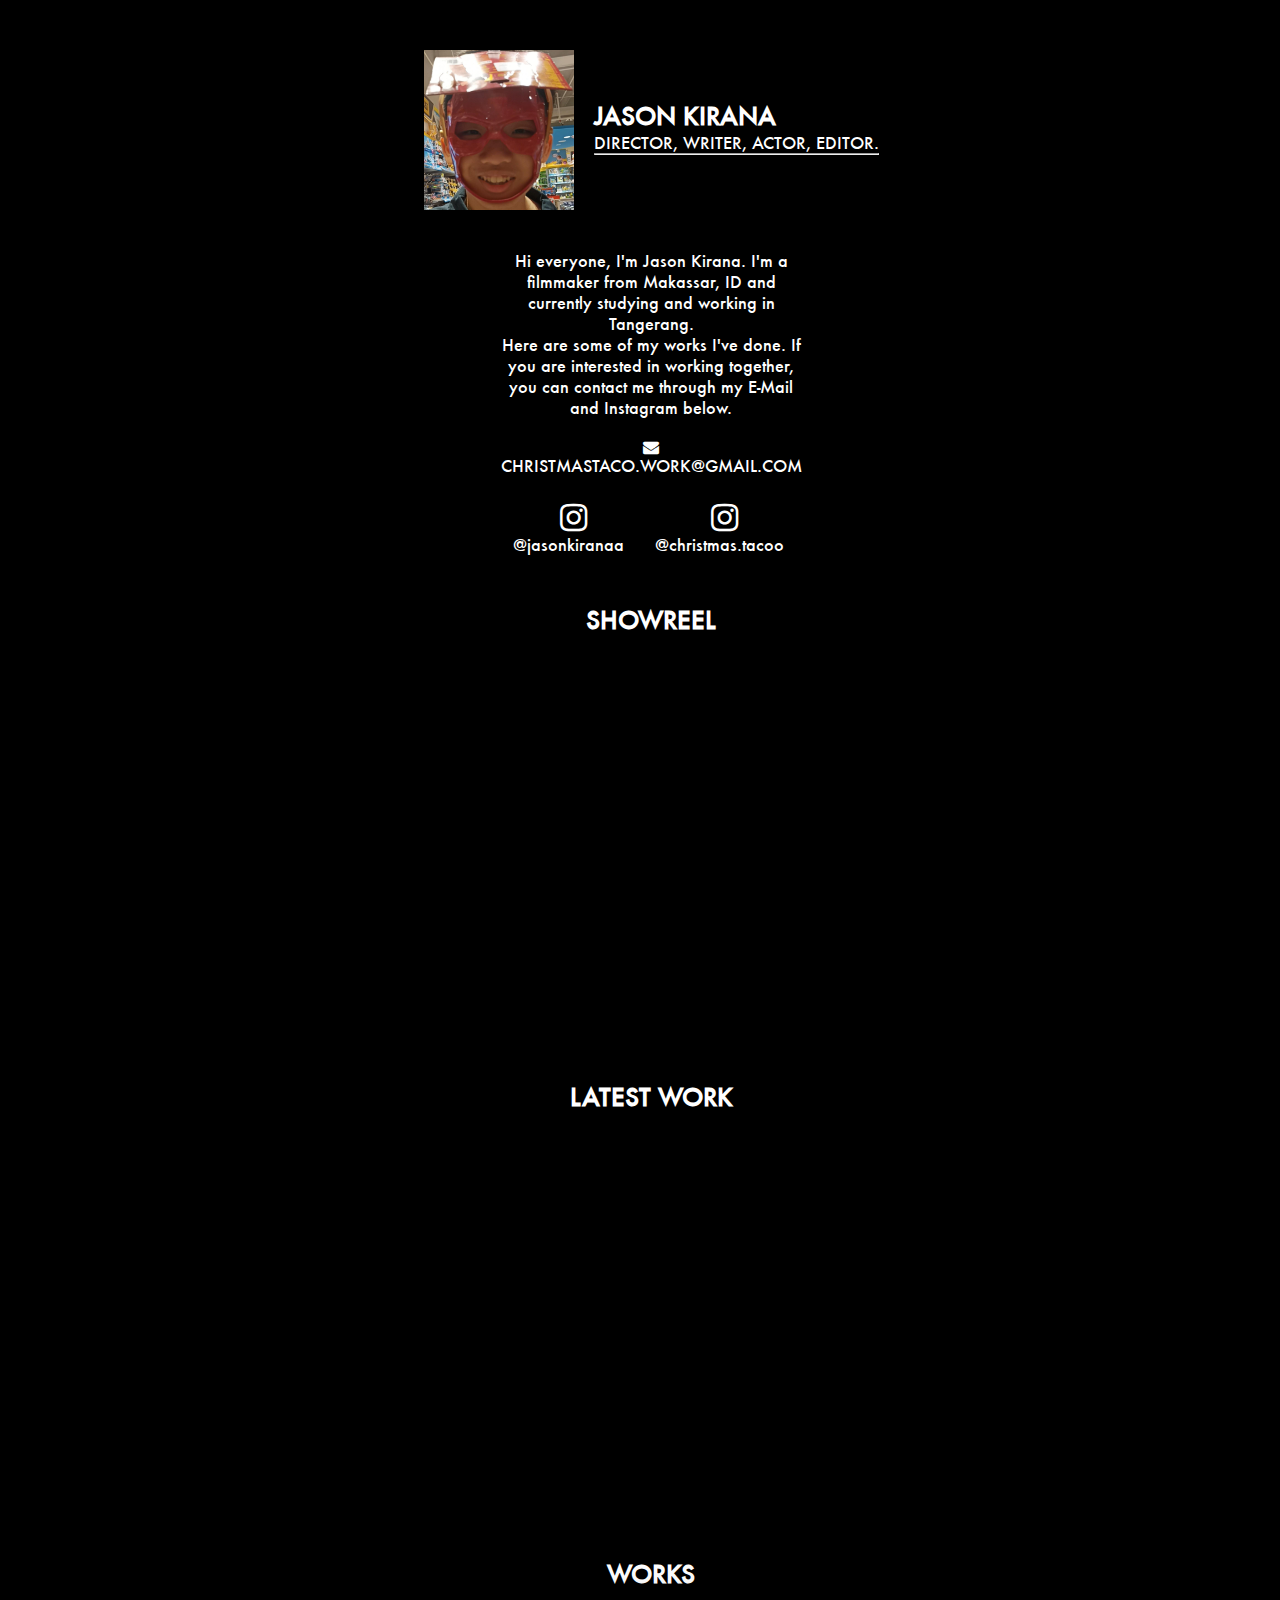
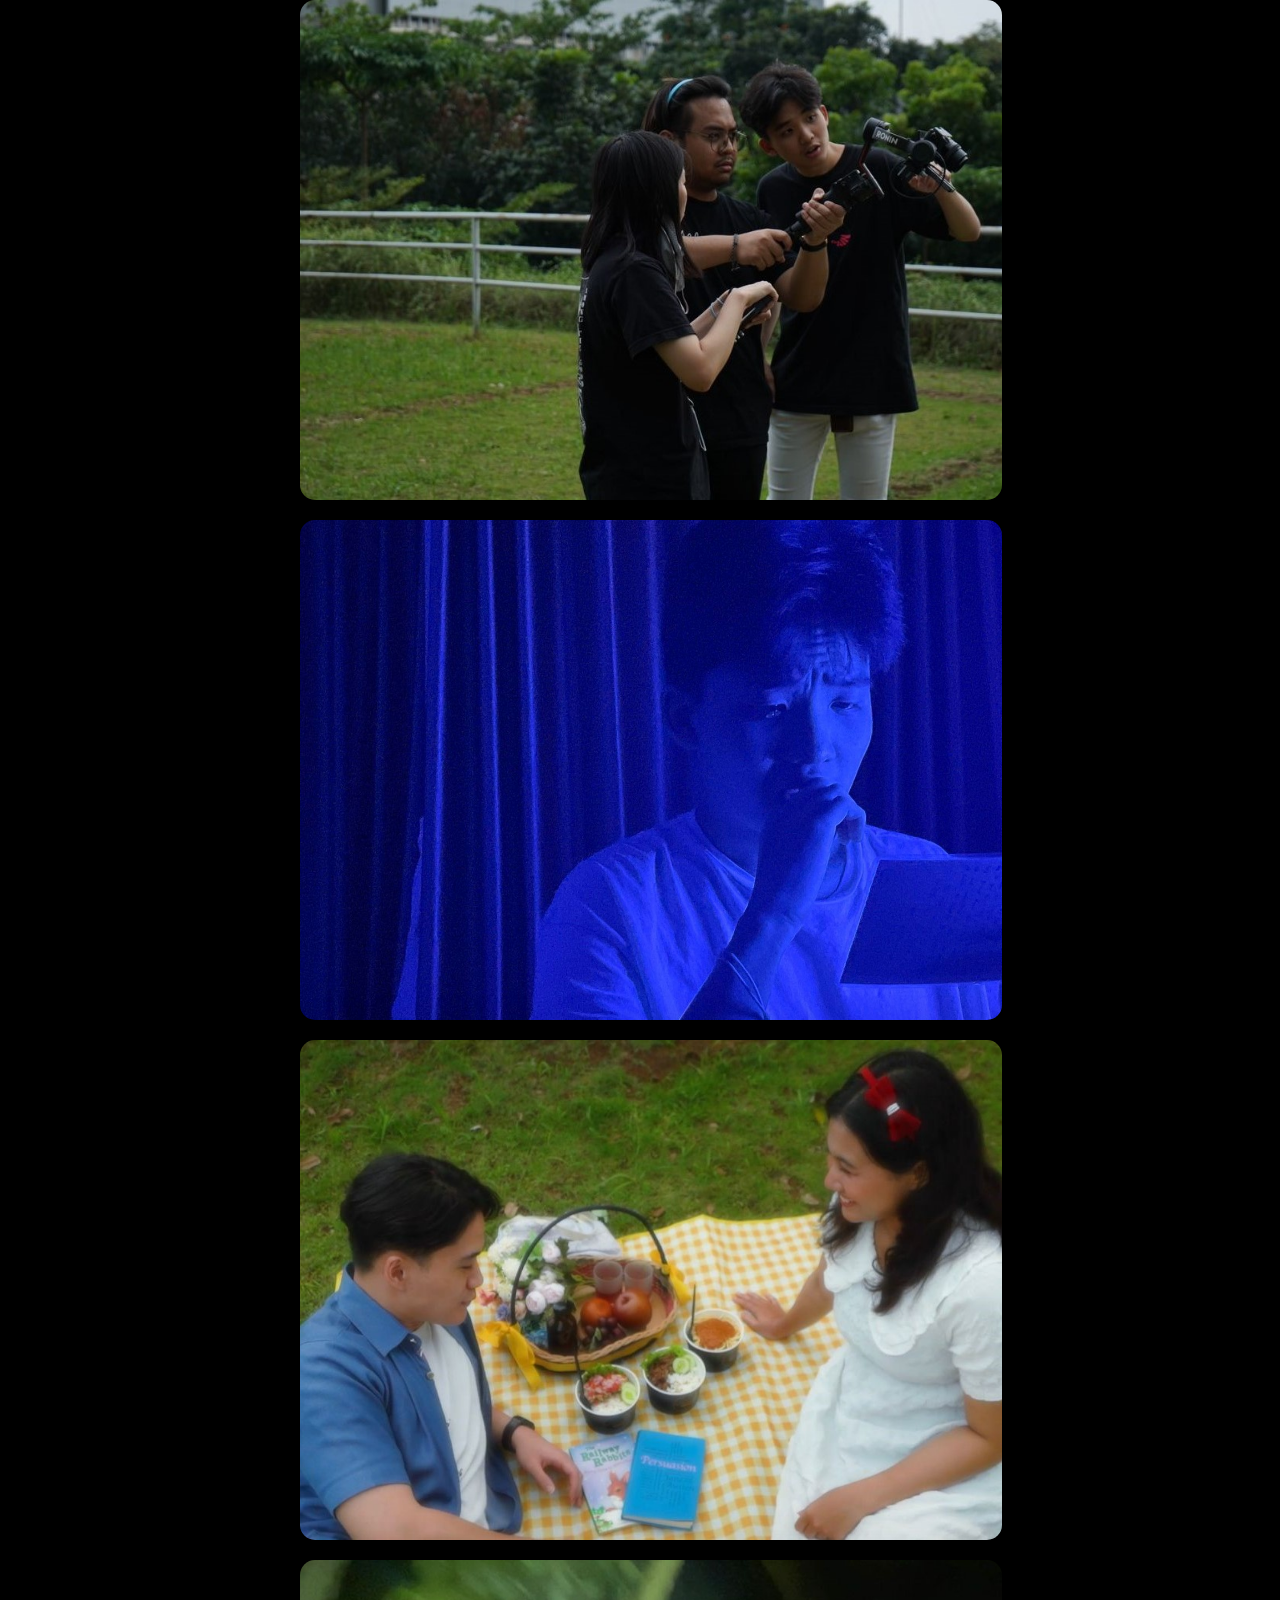
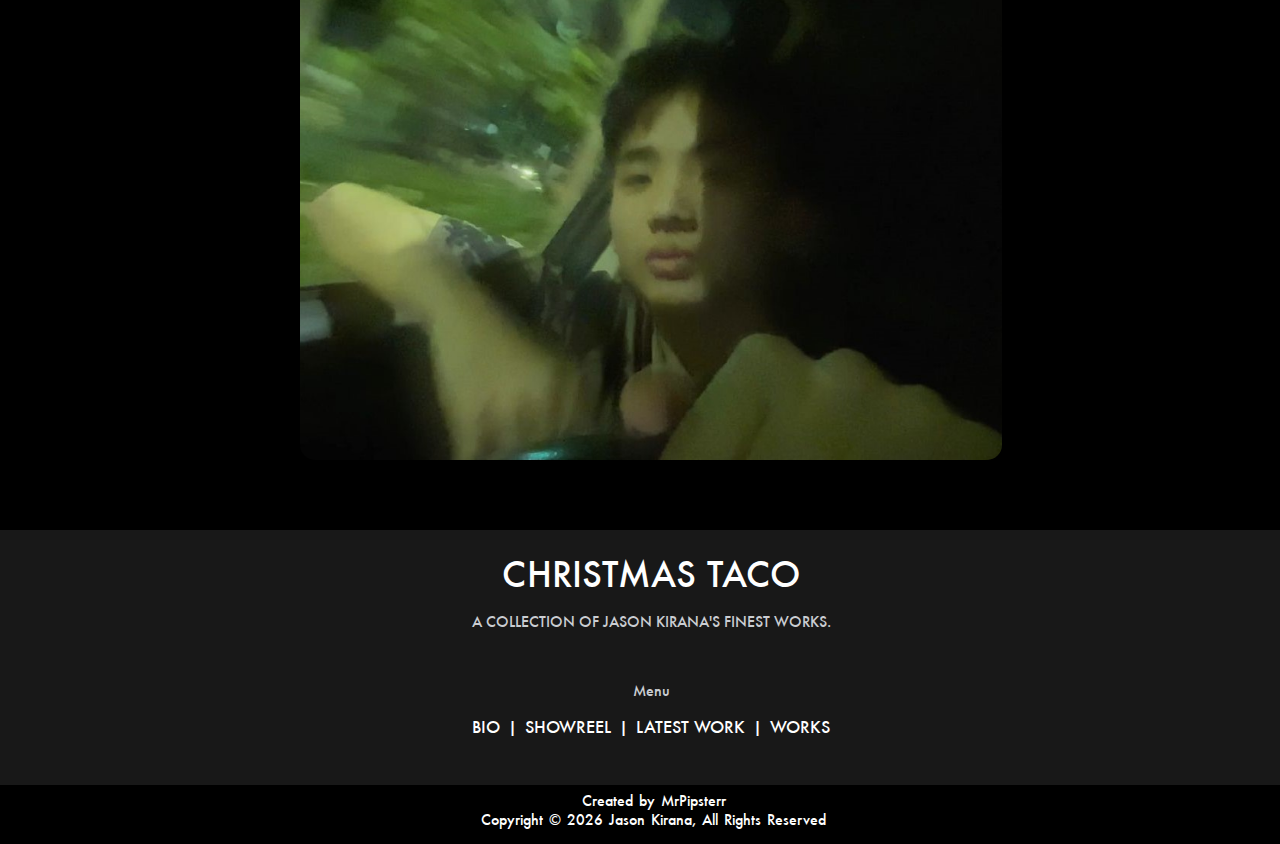
<file: index.html>
<!DOCTYPE html>
<html lang="en">
<head>
    <meta charset="UTF-8">
    <meta name="viewport" content="width=device-width, initial-scale=1.0">
    <title>Jason Kirana — Personal Web</title>
    <link href="https://fonts.cdnfonts.com/css/futura-medium?styles=103350" rel="stylesheet">
    <link rel="icon" href="/images/logo atas.png" type="image/x-icon">
    <link rel="stylesheet" href="https://stackpath.bootstrapcdn.com/font-awesome/4.7.0/css/font-awesome.min.css">
    <link rel="stylesheet" href="style.css">
</head>
<body>
    <section id="header">
        <img src="images/profil.jpg" alt="" style=" margin: 0 20px;">
        <div class="title">
            <h2>JASON KIRANA</h2>
            <p>DIRECTOR, WRITER, ACTOR, EDITOR.</p>
            <hr>
        </div>
    </section>

    <div class="biodata">
        <p>Hi everyone, I'm Jason Kirana. I'm a filmmaker from Makassar, ID and currently studying and working in Tangerang.<br>Here are some of my works I've done. If you are interested in working together, you can contact me through my E-Mail and Instagram below.</p><br>
        <i class="fa fa-envelope"></i></a>CHRISTMASTACO.WORK@GMAIL.COM</a>
        <ul class="socials">
            <li><a href="https://www.instagram.com/jasonkiranaa/" target="_blank"><i class="fa fa-instagram"></i> @jasonkiranaa</a></li>
            <li><a href="https://www.instagram.com/christmas.tacoo" target="_blank"><i class="fa fa-instagram"></i> @christmas.tacoo</a></li>
        </ul>
    </div>

    <section id="showreel">
        <h2>SHOWREEL</h2>
        <iframe width="750" height="405" src="https://www.youtube.com/embed/pg5GxtieD3E" title="YouTube video player" frameborder="0" allow="accelerometer; autoplay; clipboard-write; encrypted-media; gyroscope; picture-in-picture; web-share" allowfullscreen></iframe>
    </section>

    <section id="latest">
        <h2>LATEST WORK</h2>
        <iframe width="750" height="405" src="https://www.youtube.com/embed/duf01iXAfDo" title="YouTube video player" frameborder="0" allow="accelerometer; autoplay; clipboard-write; encrypted-media; gyroscope; picture-in-picture; web-share" allowfullscreen></iframe>
    </section>

    <section id="works">
        <h2>WORKS</h2>
        <div class="card">
            <a href="/directing/index.html" target="">
                <img src="/images/directing.jpg" alt="directing">
            </a>
            <h2>DIRECTING</h2>
            <p>Lorem ipsum dolor sit, amet consectetur adipisicing elit. Eum ipsa minima quibusdam vitae at animi cupiditate quae maiores, mollitia voluptatibus nesciunt doloribus aliquam optio saepe!</p>
        </div>
        <div class="card">
            <a href="/acting/index.html" target="">
                <img src="/images/acting.jpg" alt="acting">
            </a>
            <h2>ACTING</h2>
            <p>Lorem ipsum dolor sit, amet consectetur adipisicing elit. Eum ipsa minima quibusdam vitae at animi cupiditate quae maiores, mollitia voluptatibus nesciunt doloribus aliquam optio saepe!</p>
        </div>
        <div class="card">
            <a href="/commercials/index.html" target="">
                <img src="/images/commercial.jpg" alt="commercials">
            </a>
            <h2>COMMERCIALS</h2>
            <p>Lorem ipsum dolor sit, amet consectetur adipisicing elit. Eum ipsa minima quibusdam vitae at animi cupiditate quae maiores, mollitia voluptatibus nesciunt doloribus aliquam optio saepe!</p>
        </div>
        <div class="card">
            <a href="/others/index.html" target="">
                <img src="/images/others.jpg" alt="others">
            </a>
            <h2>OTHERS</h2>
            <p>Lorem ipsum dolor sit, amet consectetur adipisicing elit. Eum ipsa minima quibusdam vitae at animi cupiditate quae maiores, mollitia voluptatibus nesciunt doloribus aliquam optio saepe!</p>
        </div>
    </section>

    <footer>
        <div class="footer-content">
            <h3>CHRISTMAS TACO</h3>
            <p>A COLLECTION OF JASON KIRANA'S FINEST WORKS.</p><br>
            <p>Menu</p>
            <ul class="socialss">
                <li><a href="#header">BIO</a></li>
                |
                <li><a href="#showreel">SHOWREEL</a></li>
                |
                <li><a href="#latest">LATEST WORK</a></li>
                |
                <li><a href="#works">WORKS</a></li>
            </ul>
        </div>
        <div class="footer-bottom">
            <p>Created by <a href="https://www.instagram.com/farrelpalinggi/" target="_blank">MrPipsterr</a></p>
            <p>Copyright &copy <span id="year"></span> Jason Kirana, All Rights Reserved
        </div>
        <script src="script.js"></script>
    </footer>
</body>
</html>
</file>
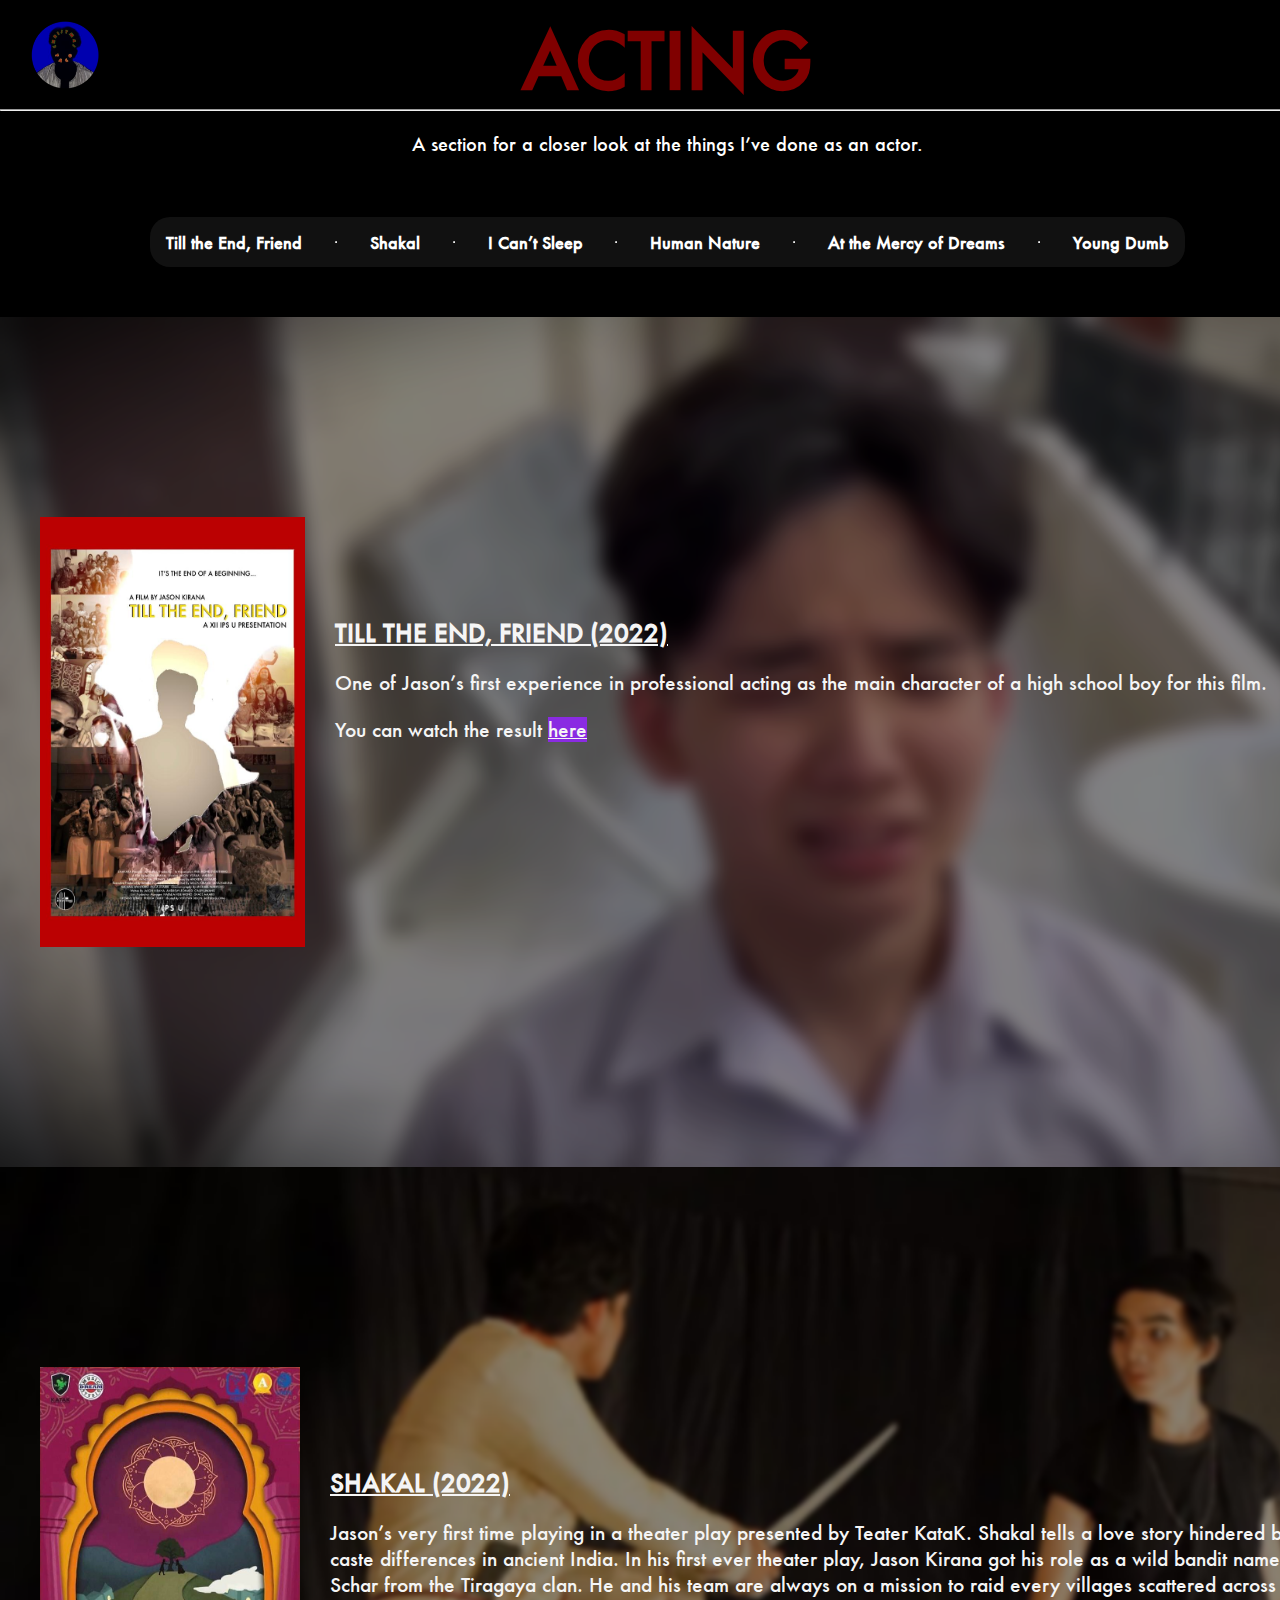
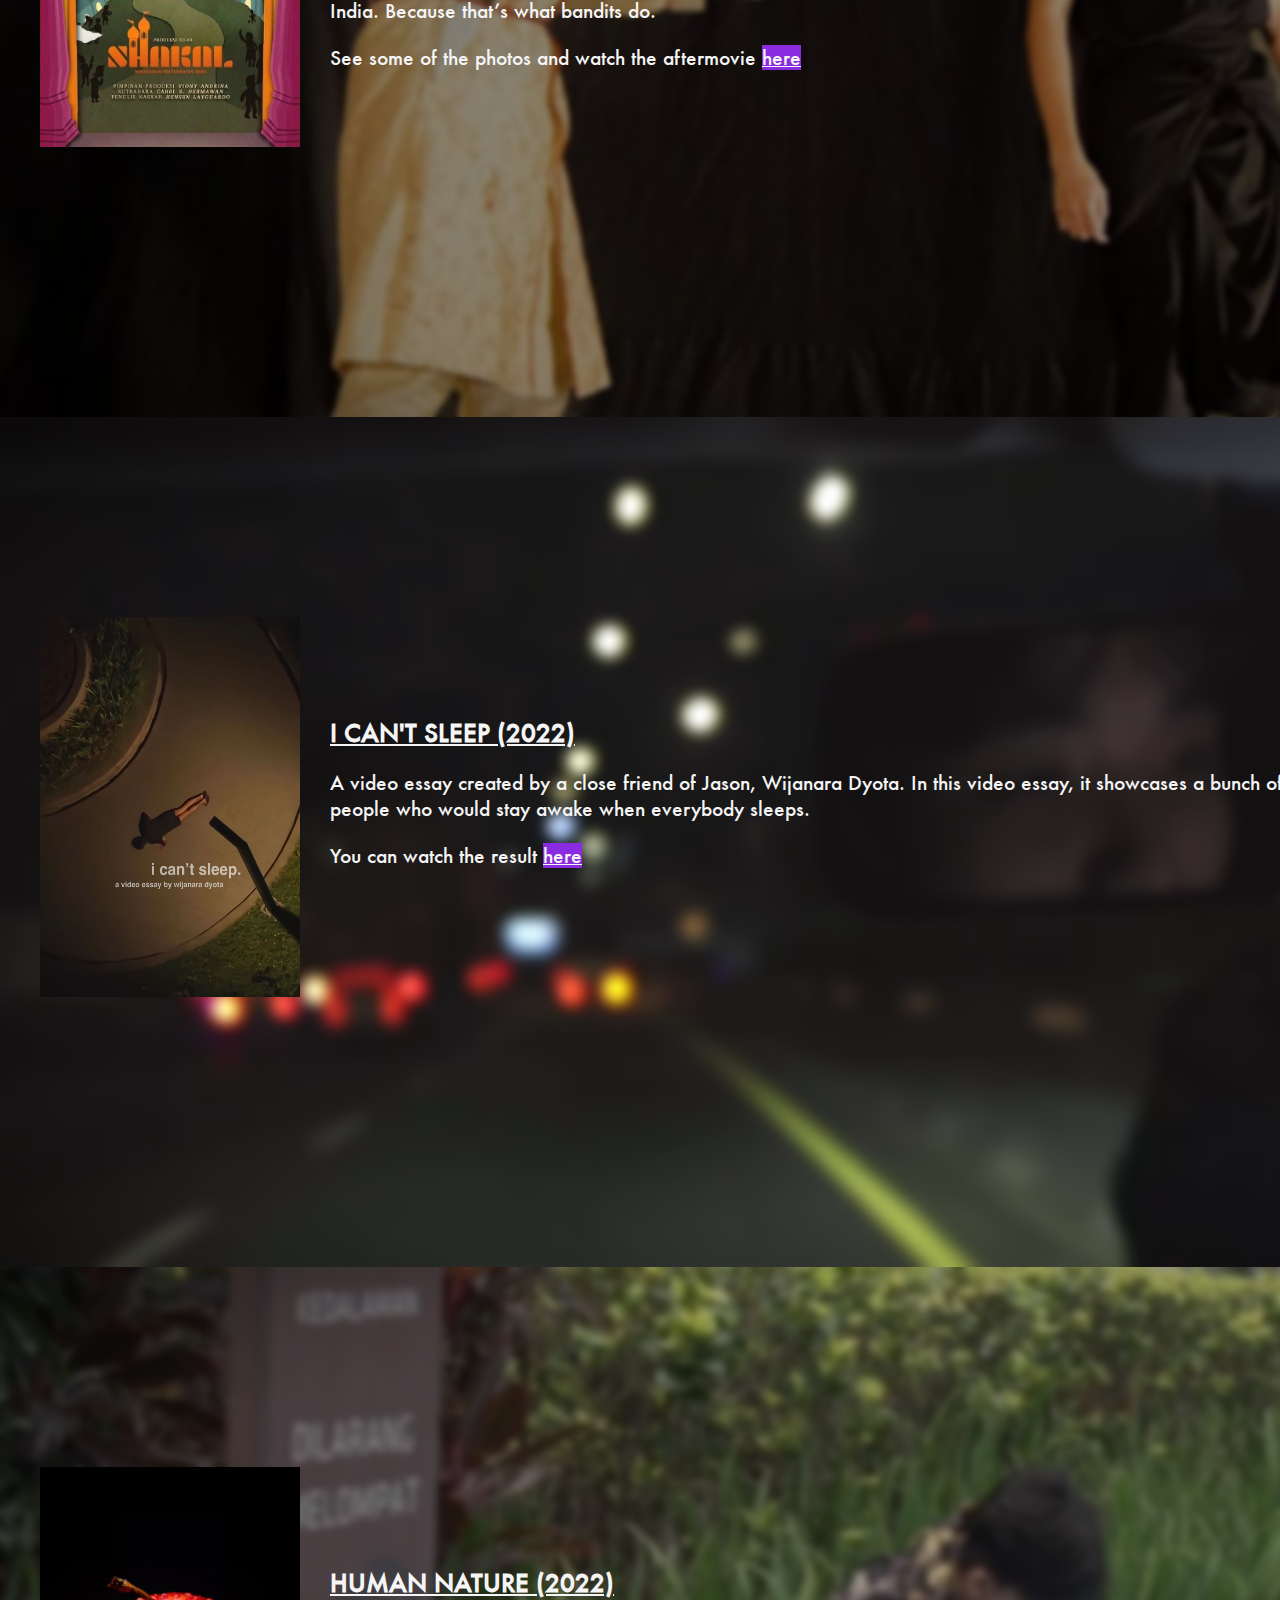
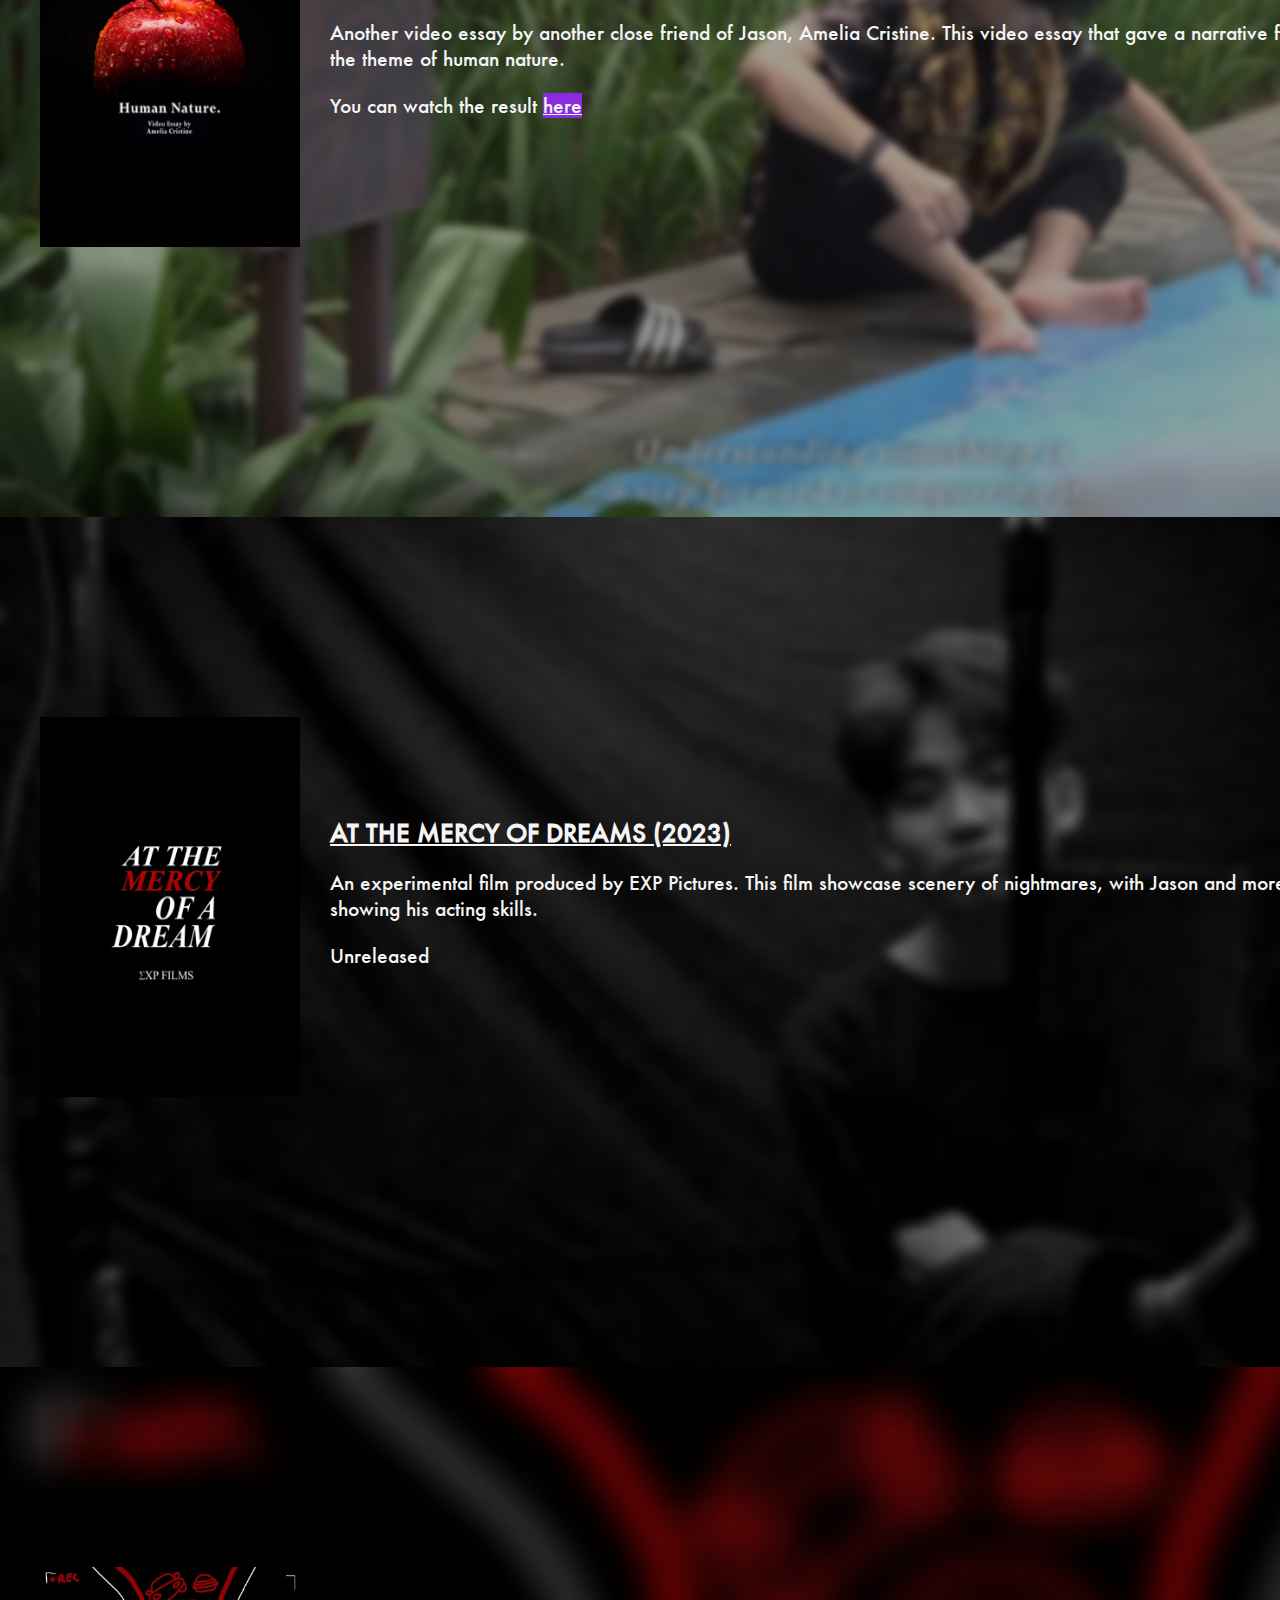
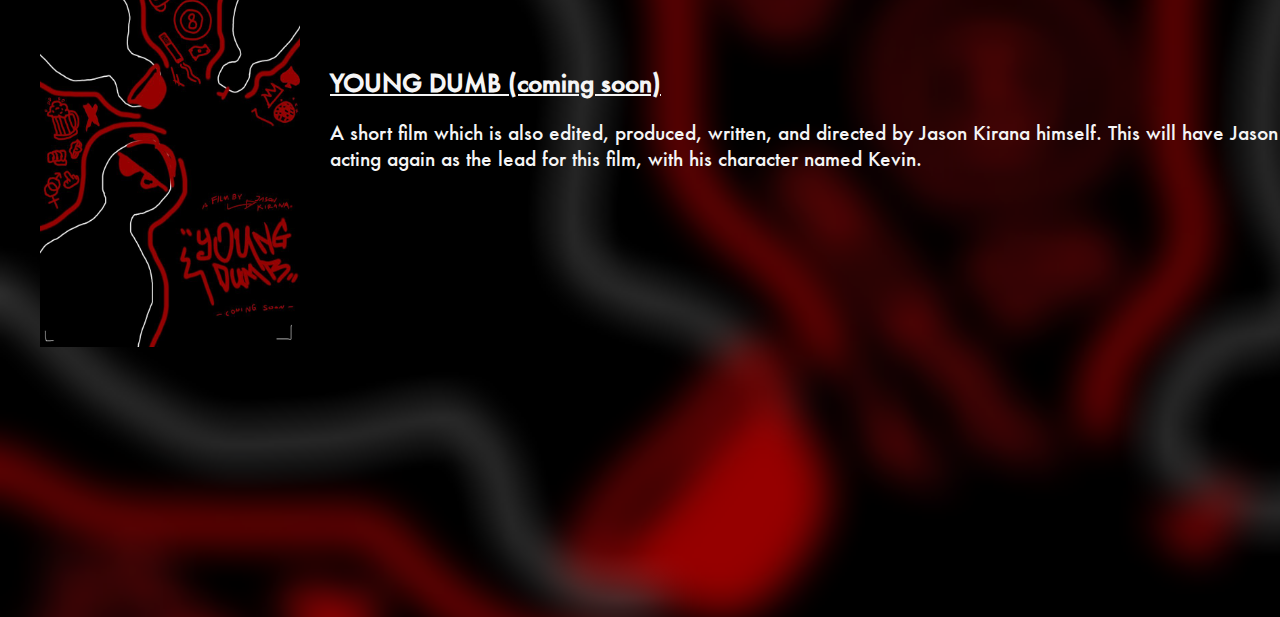
<file: acting/index.html>
<!DOCTYPE html>
<html lang="en">
<head>
    <meta charset="UTF-8">
    <meta name="viewport" content="width=device-width, initial-scale=1.0">
    <title>Acting</title>
    <link rel="icon" href="/images/logo atas.png" type="image/x-icon">
    <link href="https://fonts.cdnfonts.com/css/futura-medium?styles=103350" rel="stylesheet">
    <link rel="stylesheet" href="https://stackpath.bootstrapcdn.com/font-awesome/4.7.0/css/font-awesome.min.css">
    <link rel="stylesheet" href="style.css">
</head>
<body>
    <div id="progress">
        <span id="progress-value">&#x1F815;</span>
    </div>
    <section id="info">
        <a href="/index.html"><img src="/images/logo atas.png" width="70px" height="70px" style="float: left; margin-left: 30px; margin-top: 10px; margin-right: -100px;"></a>
        <h1>ACTING</h1>
        <hr>
        <br>
        <p> A section for a closer look at the things I’ve done as an actor. </p>
    </section>

    <nav>
        <ul class="nav">
            <li><a href="#card1">Till the End, Friend</a></li><hr>
            <li><a href="#card2">Shakal</a></li><hr>
            <li><a href="#card3">I Can’t Sleep</a></li><hr>
            <li><a href="#card4">Human Nature</a></li><hr>
            <li><a href="#card5">At the Mercy of Dreams</a></li><hr>
            <li><a href="#card6">Young Dumb</a></li>
        </ul>
    </nav>

    <section id="card1">
        <img src="/images/tilltheendposter.jpg" alt="">
        <div class="content">
            <h3><u>TILL THE END, FRIEND (2022)</u></h3><br>
            <p>One of Jason’s first experience in professional acting as the main character of a high school boy for this film.</p>
            <br>
            <p>You can watch the result <a href="https://www.instagram.com/reel/Crgvs_Ugcc_/" target="_blank"><u>here</u></a></p>
        </div>
    </section>
    <section id="card2">
        <img src="/images/poster_shakal.jpg" alt="">
        <div class="content">
            <h3><u>SHAKAL (2022)</u></h3><br>
            <p>Jason’s very first time playing in a theater play presented by Teater KataK. Shakal tells a love story hindered by caste differences in ancient India. In his first ever theater play, Jason Kirana got his role as a wild bandit named Schar from the Tiragaya clan. He and his team are always on a mission to raid every villages scattered across India. Because that’s what bandits do.</p>
            <br>
            <p>See some of the photos and watch the aftermovie <a href="" target="_blank"><u>here</u></a></p>
        </div>
    </section>
    <section id="card3">
        <img src="/images/poster_icantsleep.jpg" alt="">
        <div class="content">
            <h3><u>I CAN'T SLEEP (2022)</u></h3><br>
            <p>A video essay created by a close friend of Jason, Wijanara Dyota. In this video essay, it showcases a bunch of people who would stay awake when everybody sleeps.</p>
            <br>
            <p>You can watch the result <a href="https://www.instagram.com/reel/CmdB08yoJzy/?igshid=MzRlODBiNWFlZA==" target="_blank"><u>here</u></a></p>
        </div>
    </section>
    <section id="card4">
        <img src="/images/poster_humannature.jpg" alt="">
        <div class="content">
            <h3><u>HUMAN NATURE (2022)</u></h3><br>
            <p>Another video essay by another close friend of Jason, Amelia Cristine. This video essay that gave a narrative from the theme of human nature.</p>
            <br>
            <p>You can watch the result <a href="https://www.instagram.com/reel/CmgnCiqg3_I/?igshid=MzRlODBiNWFlZA==" target="_blank"><u>here</u></a></p>
        </div>
    </section>
    <section id="card5">
        <img src="/images/poster_atthemercy.jpg" alt="">
        <div class="content">
            <h3><u>AT THE MERCY OF DREAMS (2023)</u></h3><br>
            <p>An experimental film produced by EXP Pictures. This film showcase scenery of nightmares, with Jason and more showing his acting skills.</p>
            <br>
            <p>Unreleased</p>
        </div>
    </section>
    <section id="card6">
        <img src="/images/youngdumbposter.jpg" alt="">
        <div class="content">
            <h3><u>YOUNG DUMB (coming soon)</u></h3><br>
            <p>A short film which is also edited, produced, written, and directed by Jason Kirana himself. This will have Jason acting again as the lead for this film, with his character named Kevin.</p>
        </div>
    </section>
    <script src="script.js"></script>
</body>
</html>
</file>
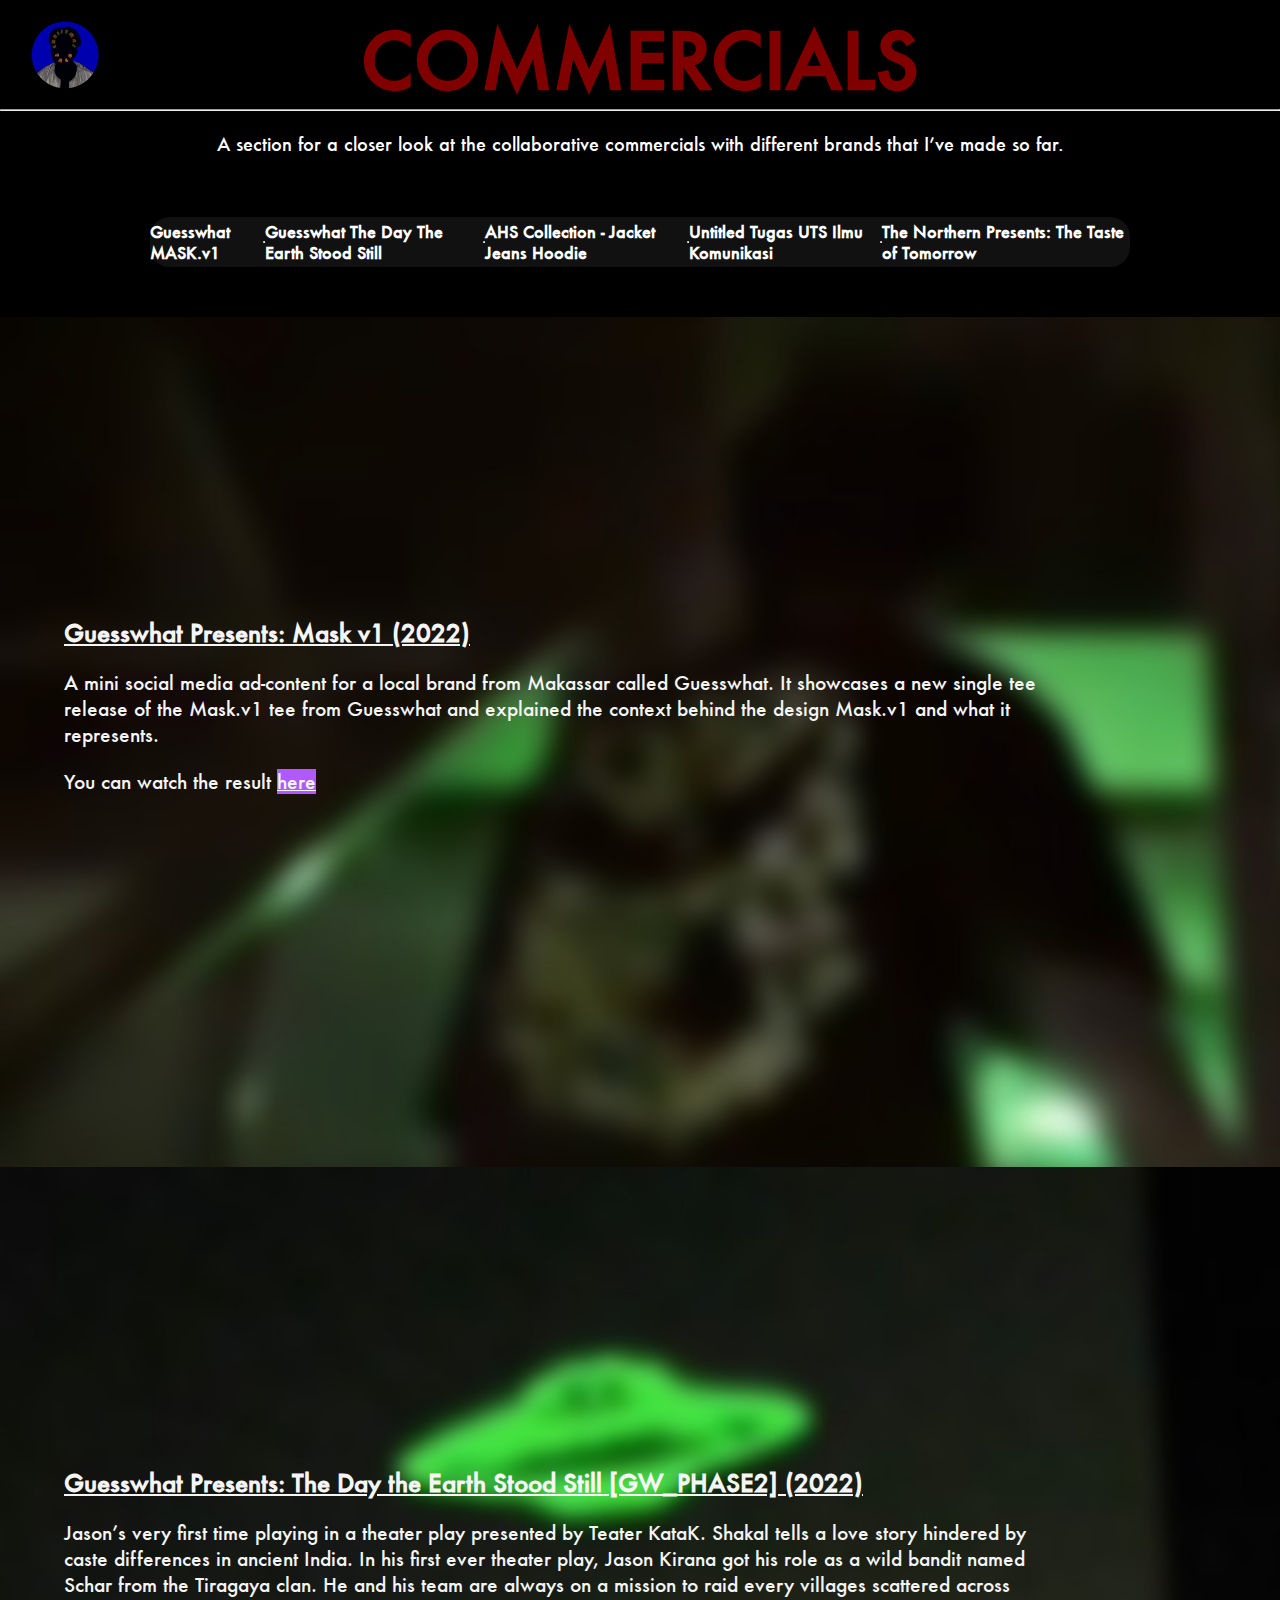
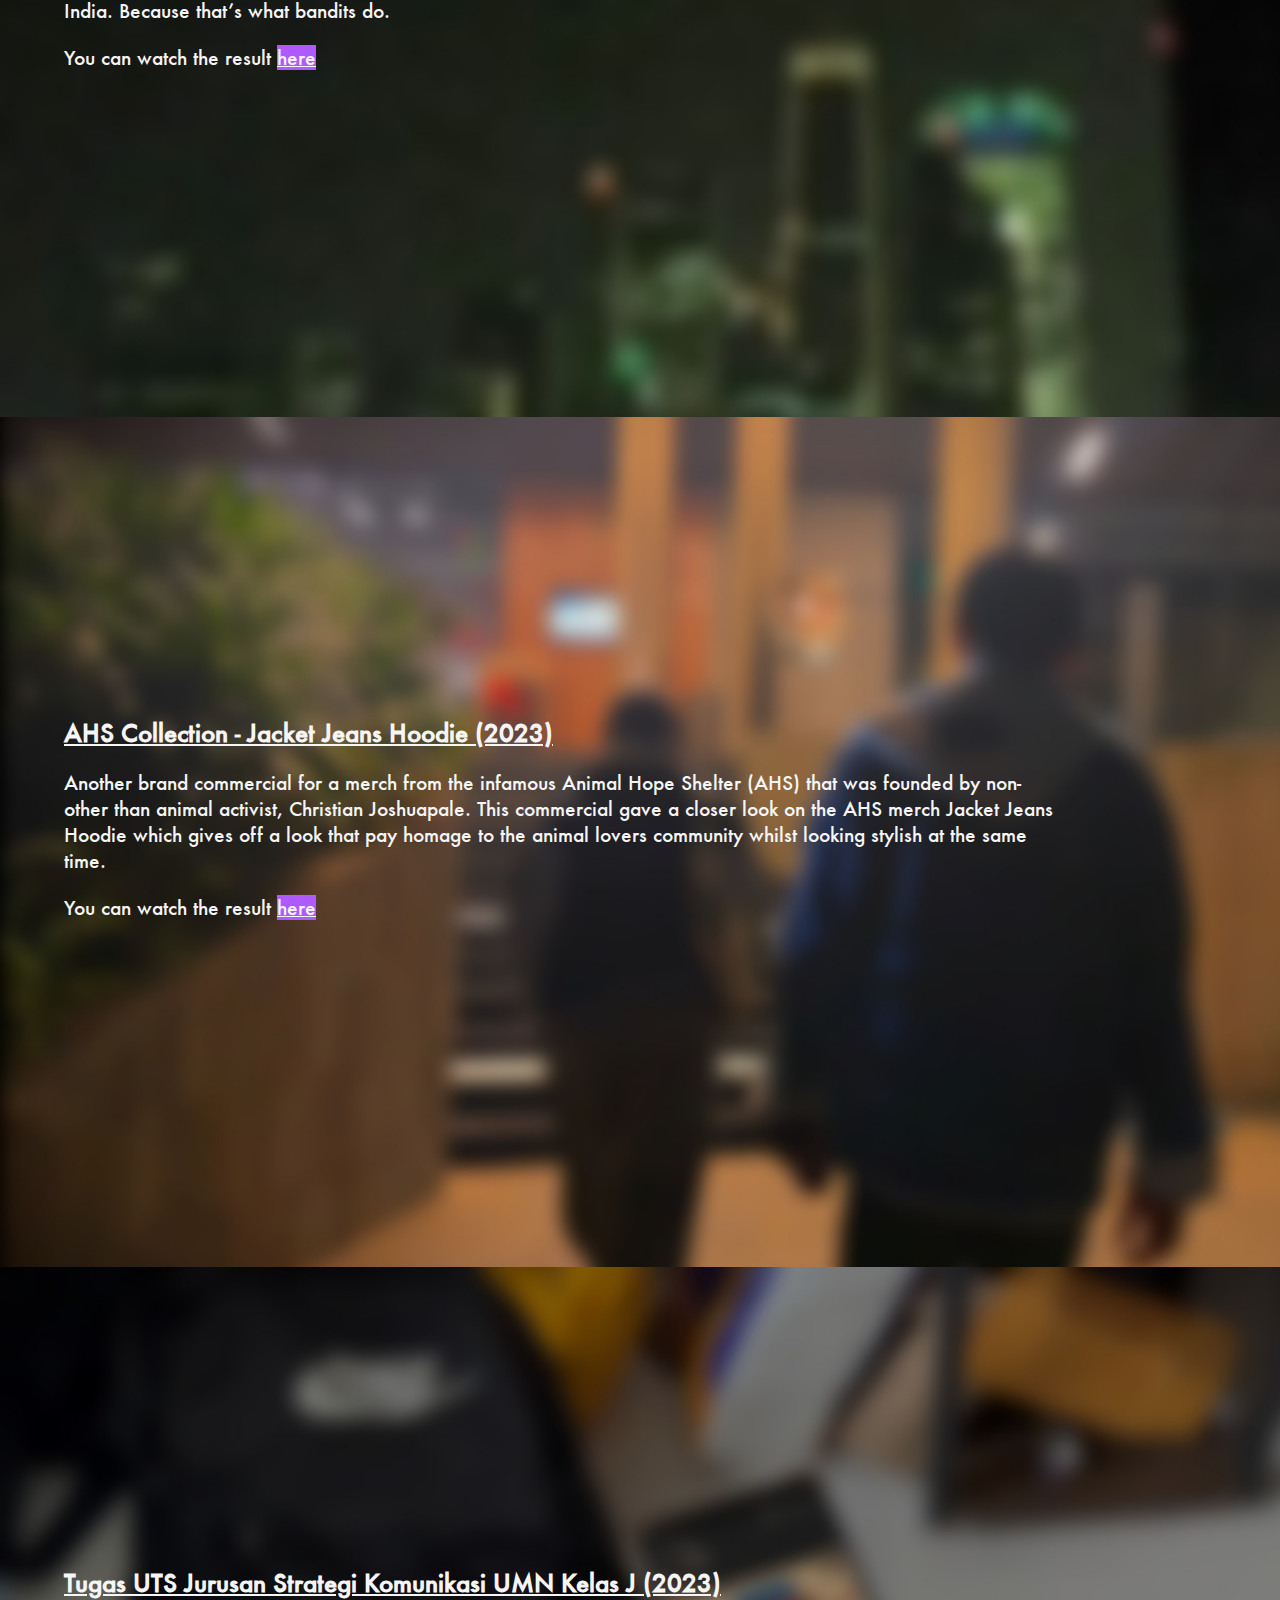
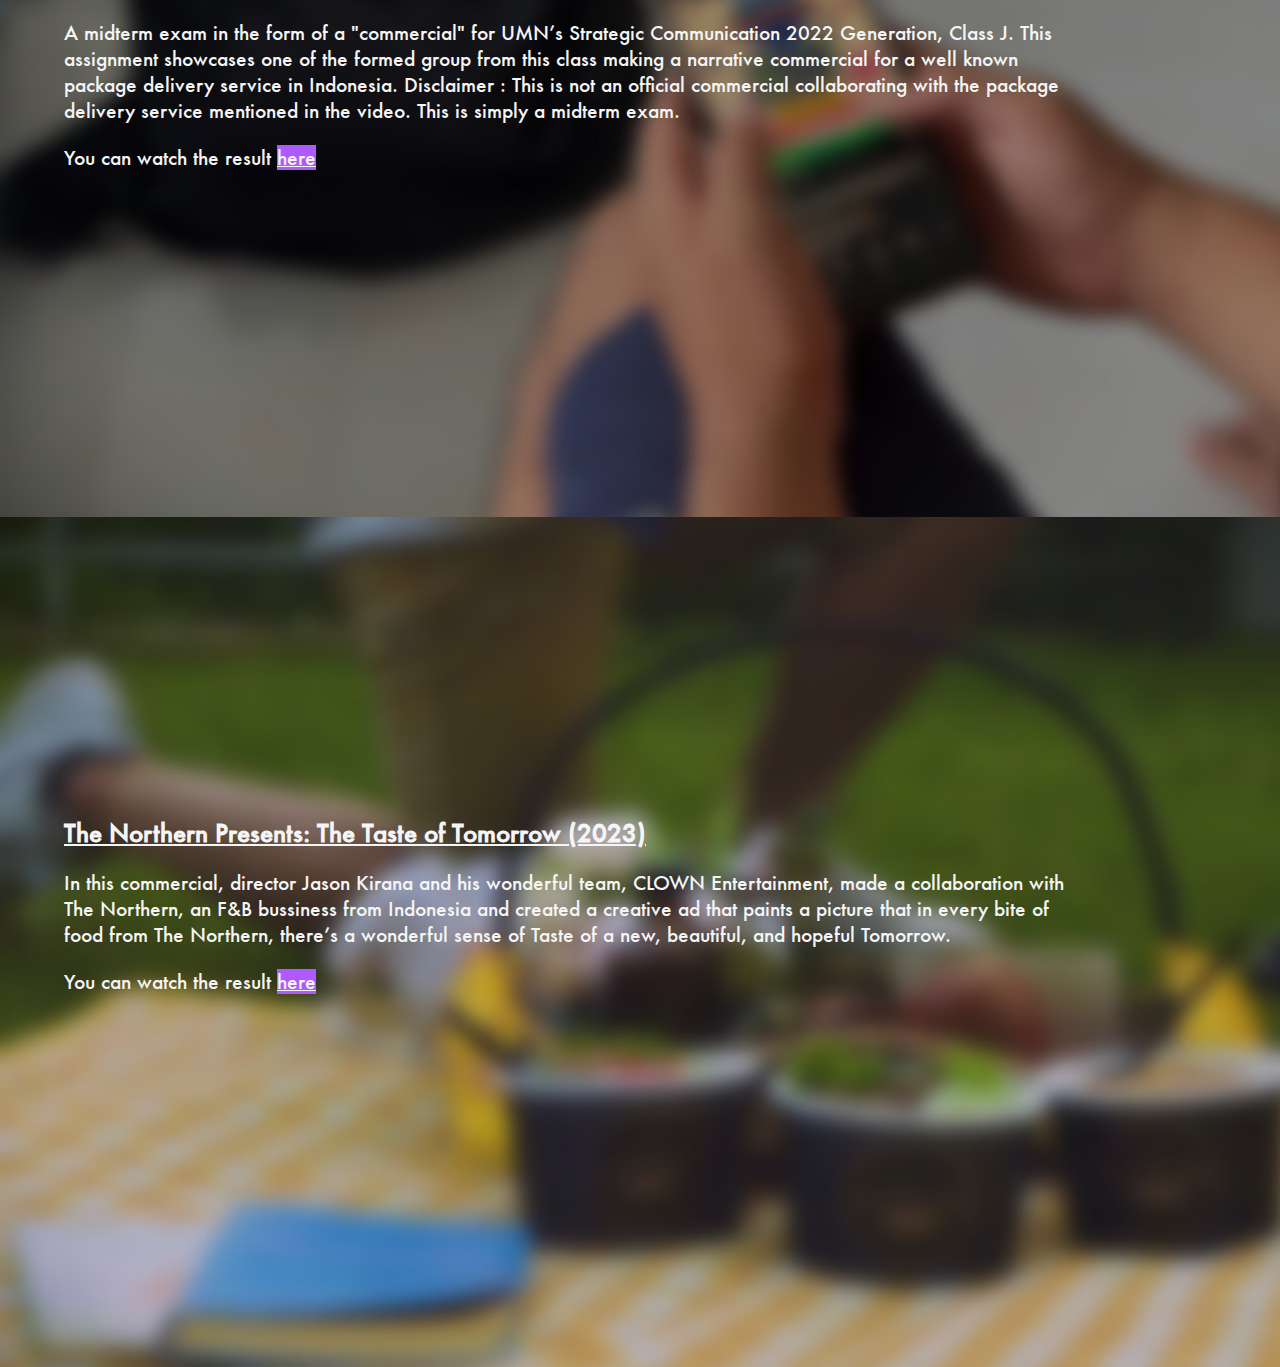
<file: commercials/index.html>
<!DOCTYPE html>
<html lang="en">
<head>
    <meta charset="UTF-8">
    <meta name="viewport" content="width=device-width, initial-scale=1.0">
    <title>Commercials</title>
    <link rel="icon" href="/images/logo atas.png" type="image/x-icon">
    <link href="https://fonts.cdnfonts.com/css/futura-medium?styles=103350" rel="stylesheet">
    <link rel="stylesheet" href="https://stackpath.bootstrapcdn.com/font-awesome/4.7.0/css/font-awesome.min.css">
    <link rel="stylesheet" href="style.css">
</head>
<body>
    <div id="progress">
        <span id="progress-value">&#x1F815;</span>
    </div>
    <section id="info">
        <a href="/index.html"><img src="/images/logo atas.png" width="70px" height="70px" style="float: left; margin-left: 30px; margin-top: 10px; margin-right: -100px;"></a>
        <h1>COMMERCIALS</h1>
        <hr>
        <br>
        <p>A section for a closer look at the collaborative commercials with different brands that I’ve made so far. </p>
    </section>

    <nav>
        <ul class="nav">
            <li><a href="#card1">Guesswhat MASK.v1</a></li><hr>
            <li><a href="#card2">Guesswhat The Day The Earth Stood Still</a></li><hr>
            <li><a href="#card3">AHS Collection - Jacket Jeans Hoodie</a></li><hr>
            <li><a href="#card4">Untitled Tugas UTS Ilmu Komunikasi</a></li><hr>
            <li><a href="#card5">The Northern Presents: The Taste of Tomorrow</a></li>
        </ul>
    </nav>

    <section id="card1">
        <div class="content">
            <h3><u>Guesswhat Presents: Mask v1 (2022)</u></h3><br>
            <p>A mini social media ad-content for a local brand from Makassar called Guesswhat. It showcases a new single tee release of the Mask.v1 tee from Guesswhat and explained the context behind the design Mask.v1 and what it represents. </p>
            <br>
            <p>You can watch the result <a href="https://www.youtube.com/shorts/dMEyAIXZ9Tg" target="_blank"><u>here</u></a></p>
        </div>
    </section>
    <section id="card2">
        <div class="content">
            <h3><u>Guesswhat Presents: The Day the Earth Stood Still [GW_PHASE2] (2022)</u></h3><br>
            <p>Jason’s very first time playing in a theater play presented by Teater KataK. Shakal tells a love story hindered by caste differences in ancient India. In his first ever theater play, Jason Kirana got his role as a wild bandit named Schar from the Tiragaya clan. He and his team are always on a mission to raid every villages scattered across India. Because that’s what bandits do.</p>
            <br>
            <p>You can watch the result <a href="https://www.youtube.com/shorts/kFCT5yUNTyU" target="_blank"><u>here</u></a></p>
        </div>
    </section>
    <section id="card3">
        <div class="content">
            <h3><u>AHS Collection - Jacket Jeans Hoodie (2023)</u></h3><br>
            <p>Another brand commercial for a merch from the infamous Animal Hope Shelter (AHS) that was founded by non-other than animal activist, Christian Joshuapale. This commercial gave a closer look on the AHS merch Jacket Jeans Hoodie which gives off a look that pay homage to the animal lovers community whilst looking stylish at the same time.</p>
            <br>
            <p>You can watch the result <a href="https://www.youtube.com/watch?v=at0vdVvZJ9o" target="_blank"><u>here</u></a></p>
        </div>
    </section>
    <section id="card4">
        <div class="content">
            <h3><u>Tugas UTS Jurusan Strategi Komunikasi UMN Kelas J (2023)</u></h3><br>
            <p>A midterm exam in the form of a "commercial" for UMN’s Strategic Communication 2022 Generation, Class J. This assignment showcases one of the formed group from this class making a narrative commercial for a well known package delivery service in Indonesia. Disclaimer : This is not an official commercial collaborating with the package delivery service mentioned in the video. This is simply a midterm exam.</p>
            <br>
            <p>You can watch the result <a href="https://www.youtube.com/watch?v=VLZB5QVoGg0" target="_blank"><u>here</u></a></p>
        </div>
    </section>
    <section id="card5">
        <div class="content">
            <h3><u>The Northern Presents: The Taste of Tomorrow (2023)</u></h3><br>
            <p>In this commercial, director Jason Kirana and his wonderful team, CLOWN Entertainment, made a collaboration with The Northern, an F&B bussiness from Indonesia and created a creative ad that paints a picture that in every bite of food from The Northern, there’s a wonderful sense of Taste of a new, beautiful, and hopeful Tomorrow.</p>
            <br>
            <p>You can watch the result <a href="https://youtu.be/MG7ecYJW5dw" target="_blank"><u>here</u></a></p>
        </div>
    </section>
    <script src="script.js"></script>
</body>
</html>
</file>
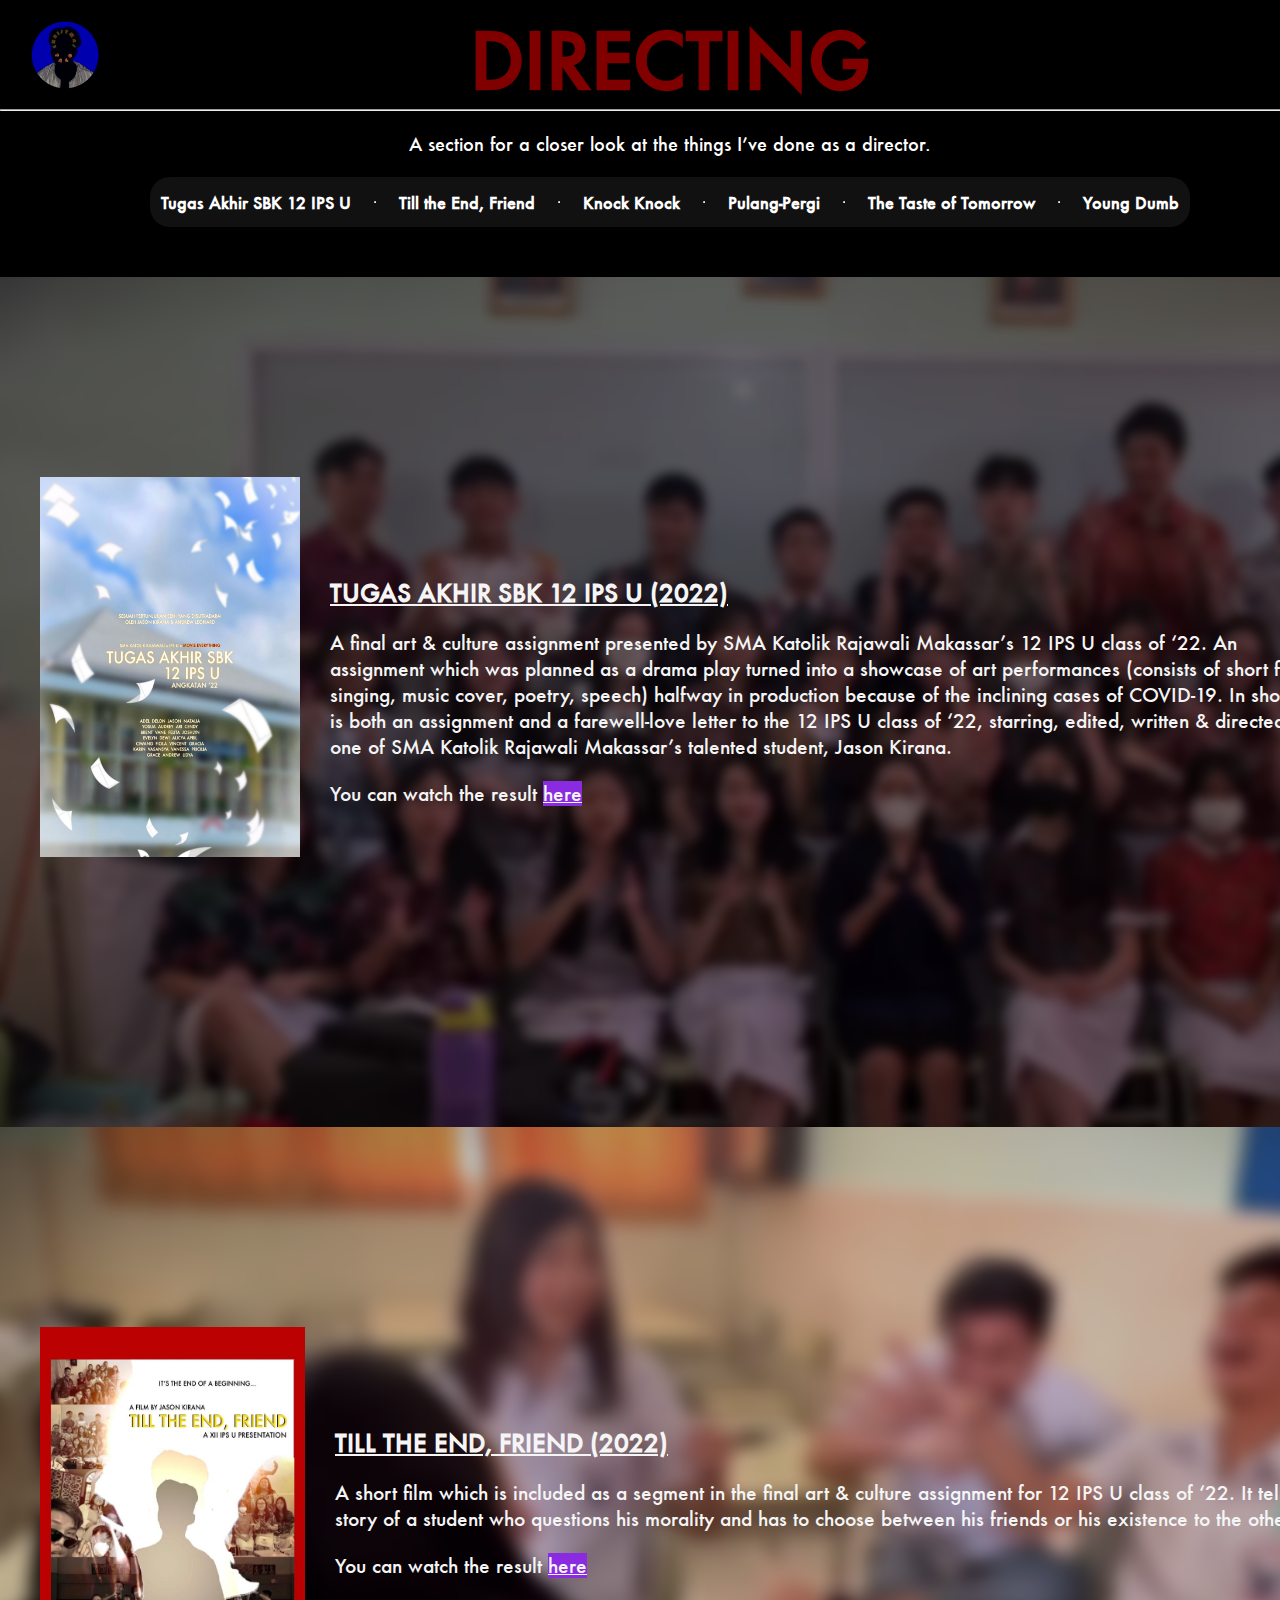
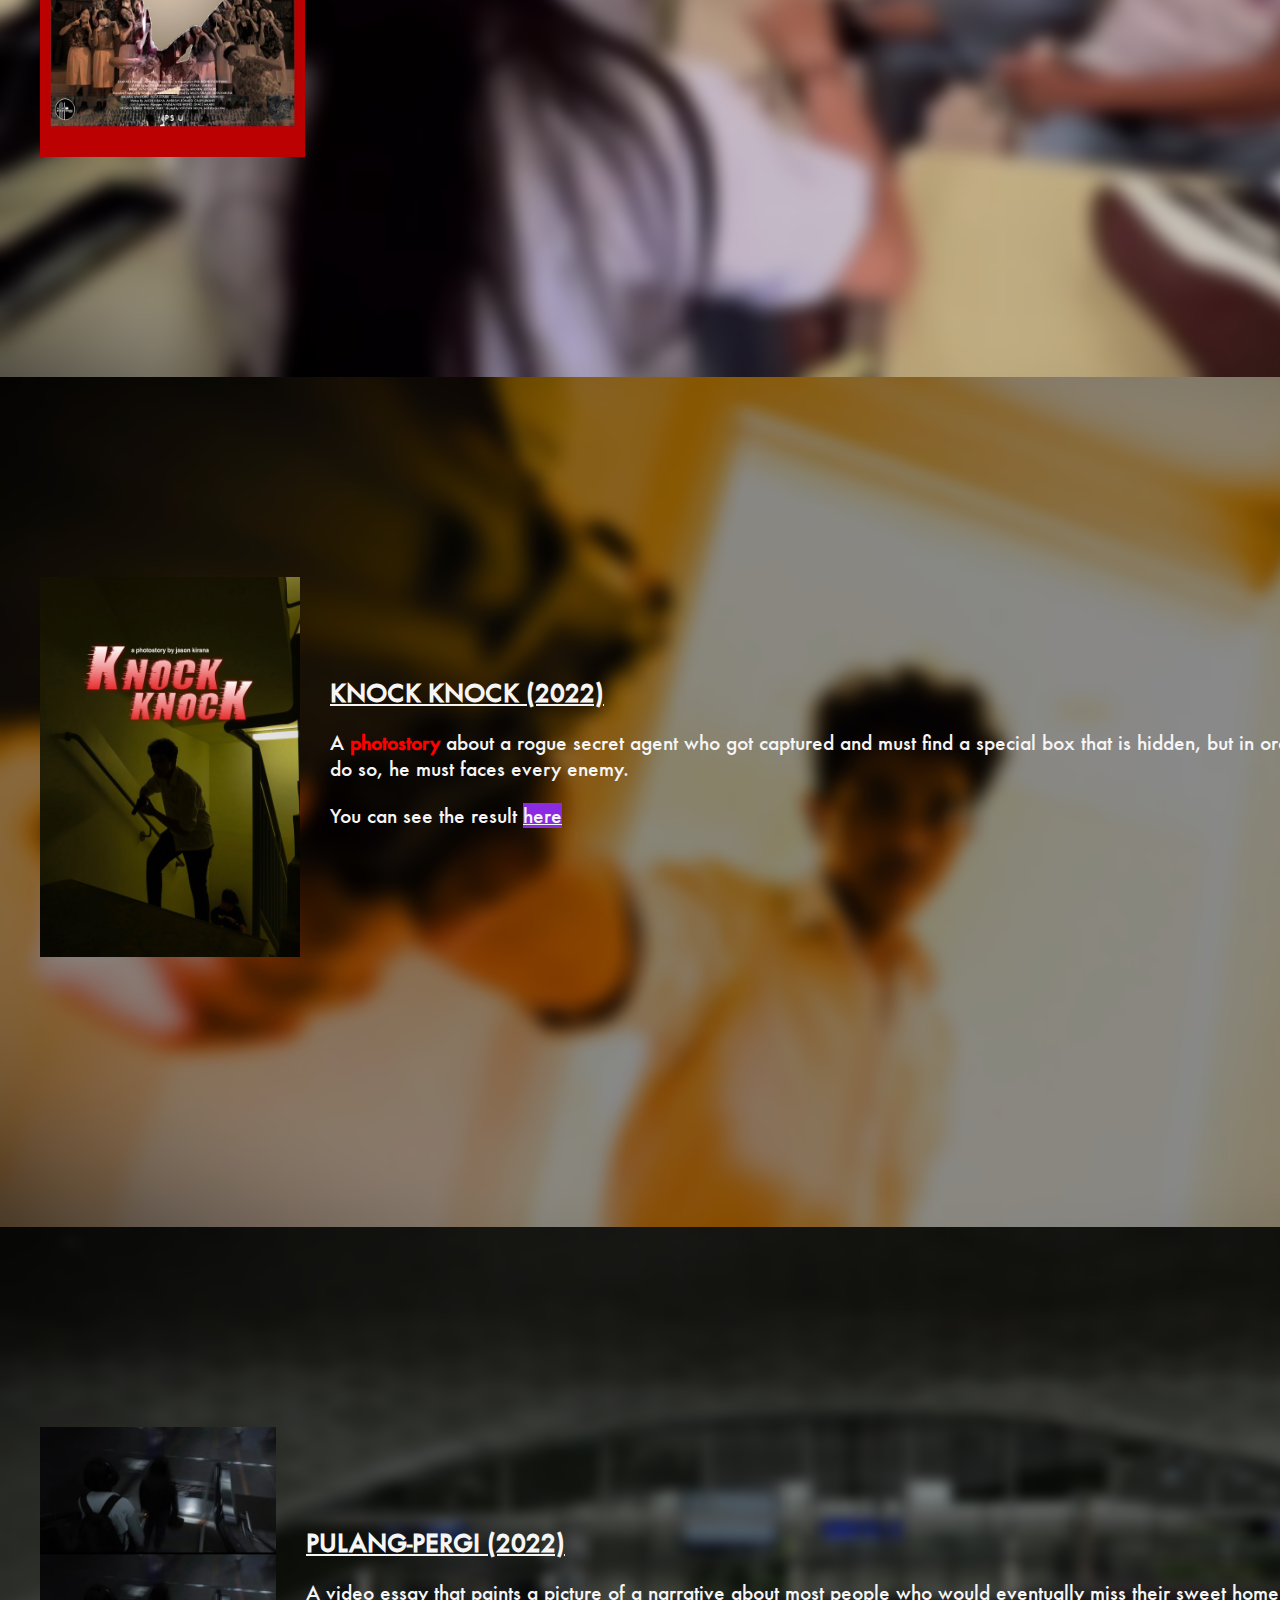
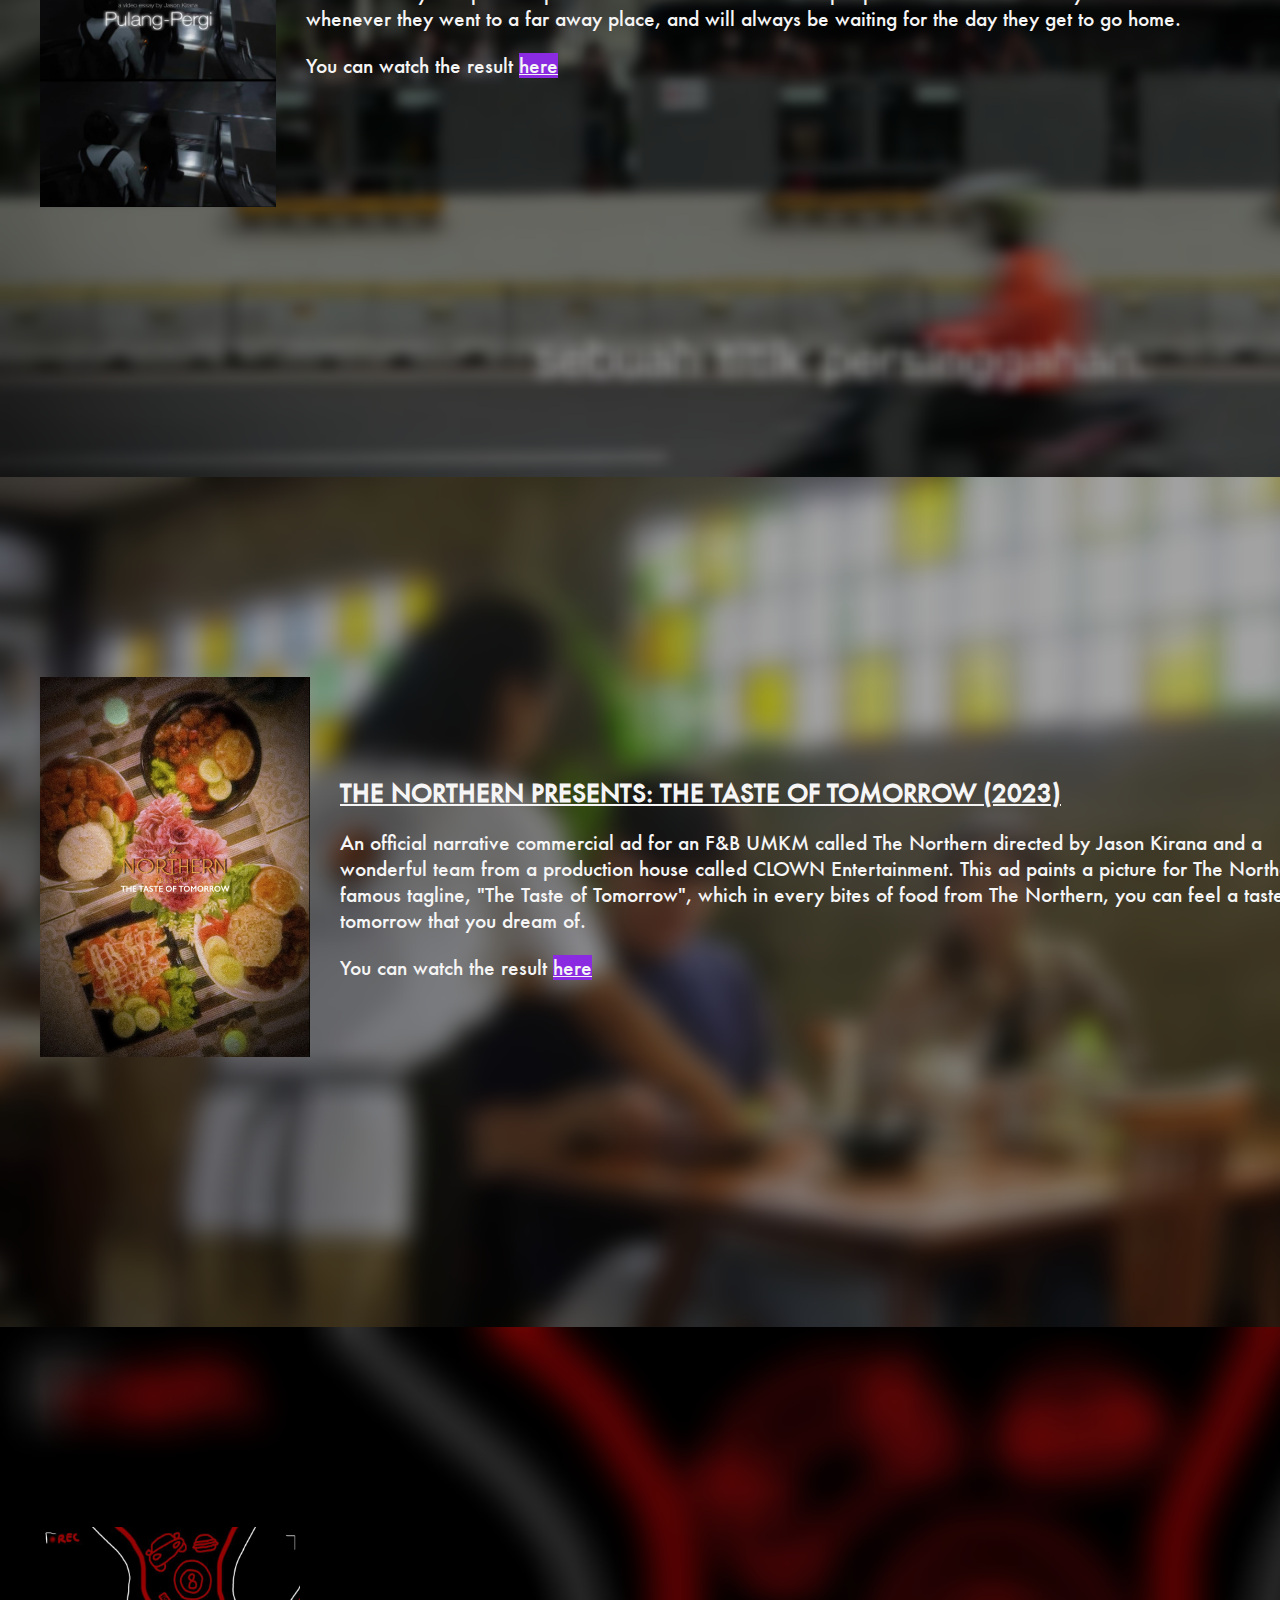
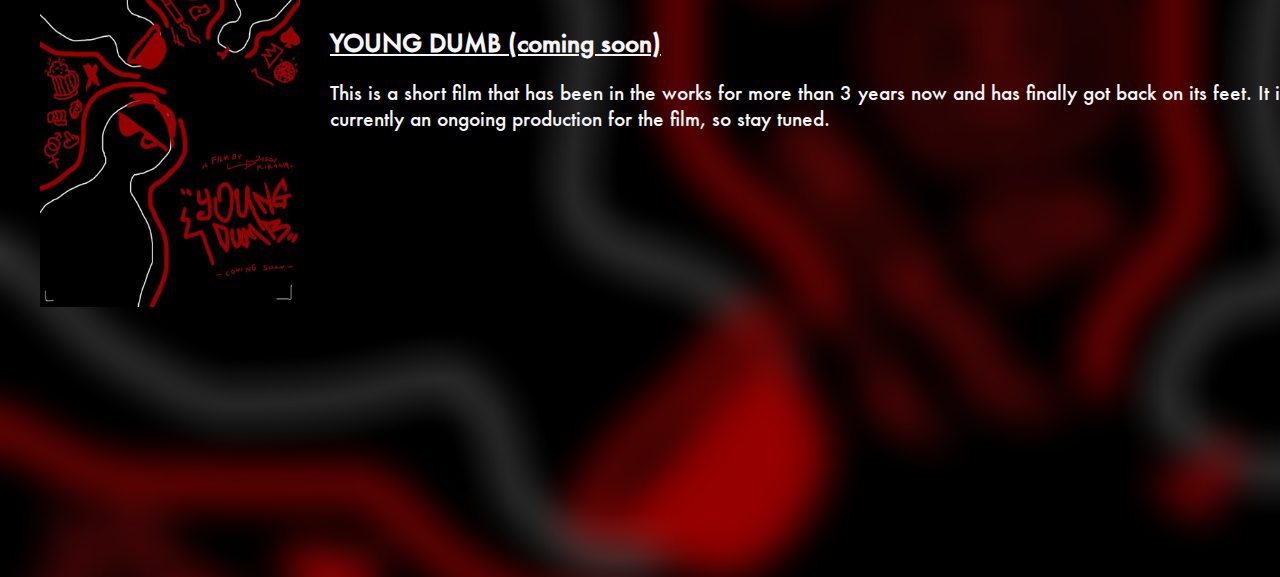
<file: directing/index.html>
<!DOCTYPE html>
<html lang="en">
<head>
    <meta charset="UTF-8">
    <meta name="viewport" content="width=device-width, initial-scale=1.0">
    <title>Directing</title>
    <link rel="icon" href="/images/logo atas.png" type="image/x-icon">
    <link href="https://fonts.cdnfonts.com/css/futura-medium?styles=103350" rel="stylesheet">
    <link rel="stylesheet" href="https://stackpath.bootstrapcdn.com/font-awesome/4.7.0/css/font-awesome.min.css">
    <link rel="stylesheet" href="style.css">
</head>
<body>
    <div id="progress">
        <span id="progress-value">&#x1F815;</span>
    </div>
    <section id="info">
        <a href="/index.html"><img src="/images/logo atas.png" width="70px" height="70px" style="float: left; margin-left: 30px; margin-top: 10px; margin-right: -100px;"></a>
        <h1>DIRECTING</h1>
        <hr>
        <br>
        <p>A section for a closer look at the things I’ve done as a director.</p>
    </section>

    <nav>
        <ul class="nav">
            <li><a href="#card1">Tugas Akhir SBK 12 IPS U</a></li><hr>
            <li><a href="#card2">Till the End, Friend</a></li><hr>
            <li><a href="#card3">Knock Knock</a></li><hr>
            <li><a href="#card4">Pulang-Pergi</a></li><hr>
            <li><a href="#card5">The Taste of Tomorrow</a></li><hr>
            <li><a href="#card6">Young Dumb</a></li>
        </ul>
    </nav>

    <section id="card1">
        <img src="/images/poster_tugasakhir.jpg" alt="">
        <div class="content">
            <h3><u>TUGAS AKHIR SBK 12 IPS U (2022)</u></h3><br>
            <p>A final art & culture assignment presented by SMA Katolik Rajawali Makassar’s 12 IPS U class of ‘22. An assignment which was planned as a drama play turned into a showcase of art performances (consists of short film, singing, music cover, poetry, speech) halfway in production because of the inclining cases of COVID-19. In short, it is both an assignment and a farewell-love letter to the 12 IPS U class of ‘22, starring, edited, written & directed by one of SMA Katolik Rajawali Makassar’s talented student, Jason Kirana.</p>
            <br>
            <p>You can watch the result <a href="https://youtu.be/XCtmI0gvqqQ" target="_blank"><u>here</u></a></p>
        </div>
    </section>
    <section id="card2">
        <img src="/images/tilltheendposter.jpg" alt="">
        <div class="content">
            <h3><u>TILL THE END, FRIEND (2022)</u></h3><br>
            <p>A short film which is included as a segment in the final art & culture assignment for 12 IPS U class of ‘22. It tells the story of a student who questions his morality and has to choose between his friends or his existence to the others.</p>
            <br>
            <p>You can watch the result <a href="https://www.instagram.com/reel/Crgvs_Ugcc_/" target="_blank"><u>here</u></a></p>
        </div>
    </section>
    <section id="card3">
        <img src="/images/poster_knockknock.jpg" alt="">
        <div class="content">
            <h3><u>KNOCK KNOCK (2022)</u></h3><br>
            <p>A <span><b>photostory</b></span> about a rogue secret agent who got captured and must find a special box that is hidden, but in order to do so, he must faces every enemy.</p>
            <br>
            <p>You can see the result <a href="/directing/knock.html" target=""><u>here</u></a></p>
        </div>
    </section>
    <section id="card4">
        <img src="/images/poster_pulangpergi.jpg" alt="">
        <div class="content">
            <h3><u>PULANG-PERGI (2022)</u></h3><br>
            <p>A video essay that paints a picture of a narrative about most people who would eventually miss their sweet home whenever they went to a far away place, and will always be waiting for the day they get to go home.</p>
            <br>
            <p>You can watch the result <a href="https://youtu.be/LsCl_4h2WPQ" target="_blank"><u>here</u></a></p>
        </div>
    </section>
    <section id="card5">
        <img src="/images/poster_nothern.jpg" alt="">
        <div class="content">
            <h3><u>THE NORTHERN PRESENTS: THE TASTE OF TOMORROW (2023)</u></h3><br>
            <p>An official narrative commercial ad for an F&B UMKM called The Northern directed by Jason Kirana and a wonderful team from a production house called CLOWN Entertainment. This ad paints a picture for The Northern’s famous tagline, "The Taste of Tomorrow", which in every bites of food from The Northern, you can feel a taste of a tomorrow that you dream of.</p>
            <br>
            <p>You can watch the result <a href="https://youtu.be/MG7ecYJW5dw" target="_blank"><u>here</u></a></p>
        </div>
    </section>
    <section id="card6">
        <img src="/images/youngdumbposter.jpg" alt="">
        <div class="content">
            <h3><u>YOUNG DUMB (coming soon)</u></h3><br>
            <p>This is a short film that has been in the works for more than 3 years now and has finally got back on its feet. It is currently an ongoing production for the film, so stay tuned.</p>
        </div>
    </section>
    <script src="script.js"></script>
</body>
</html>
</file>
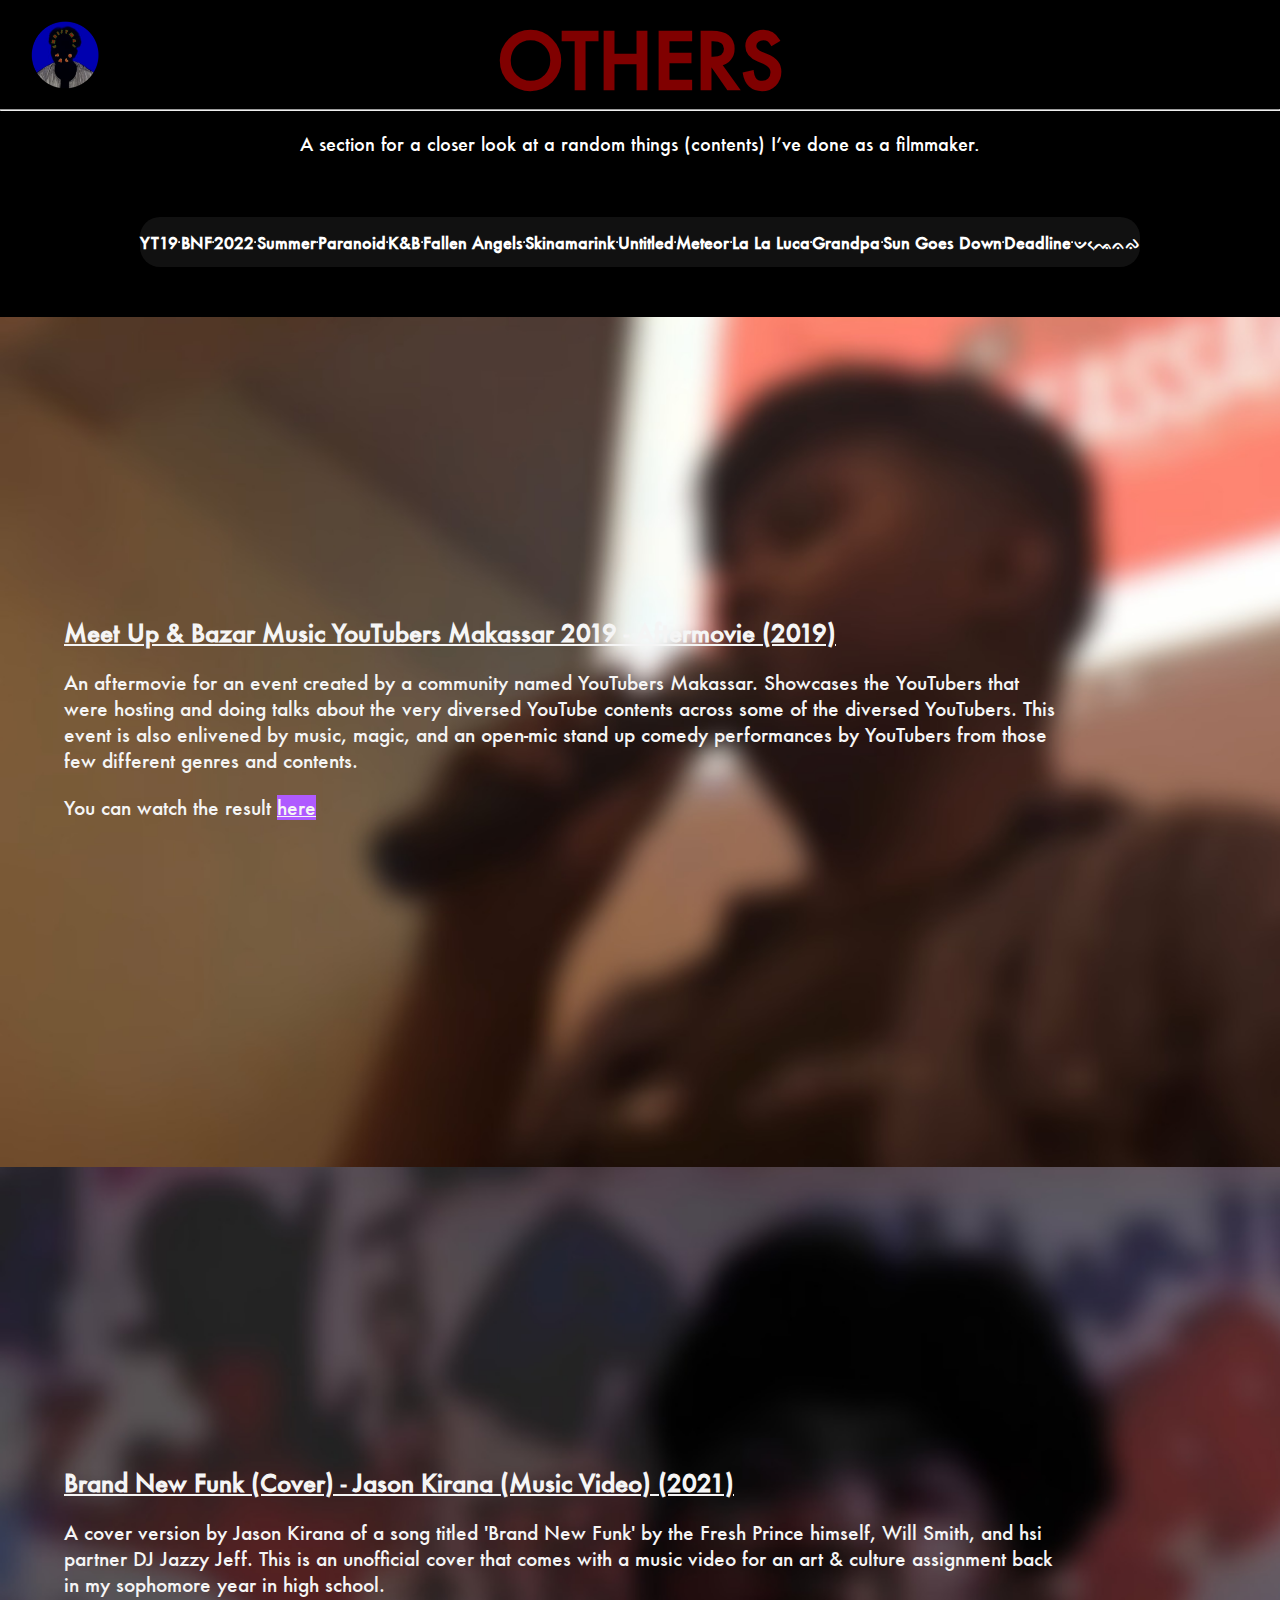
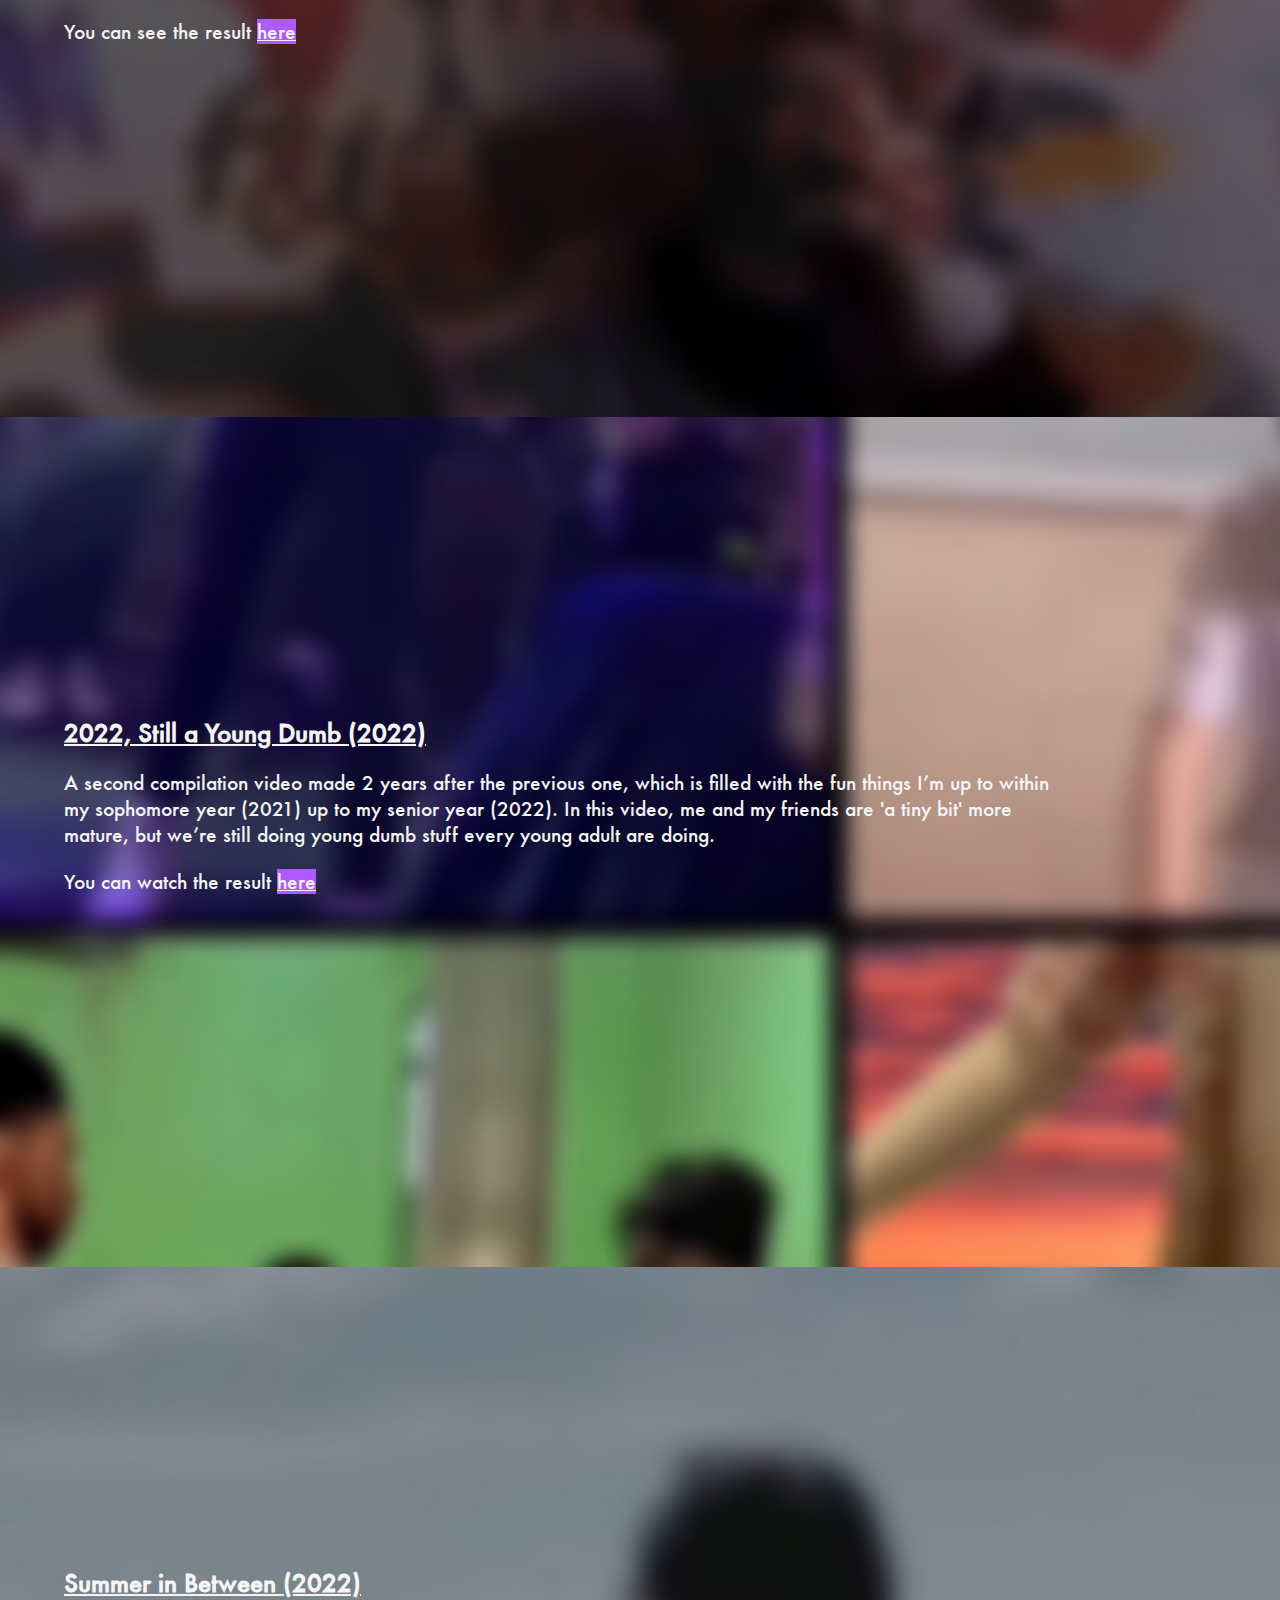
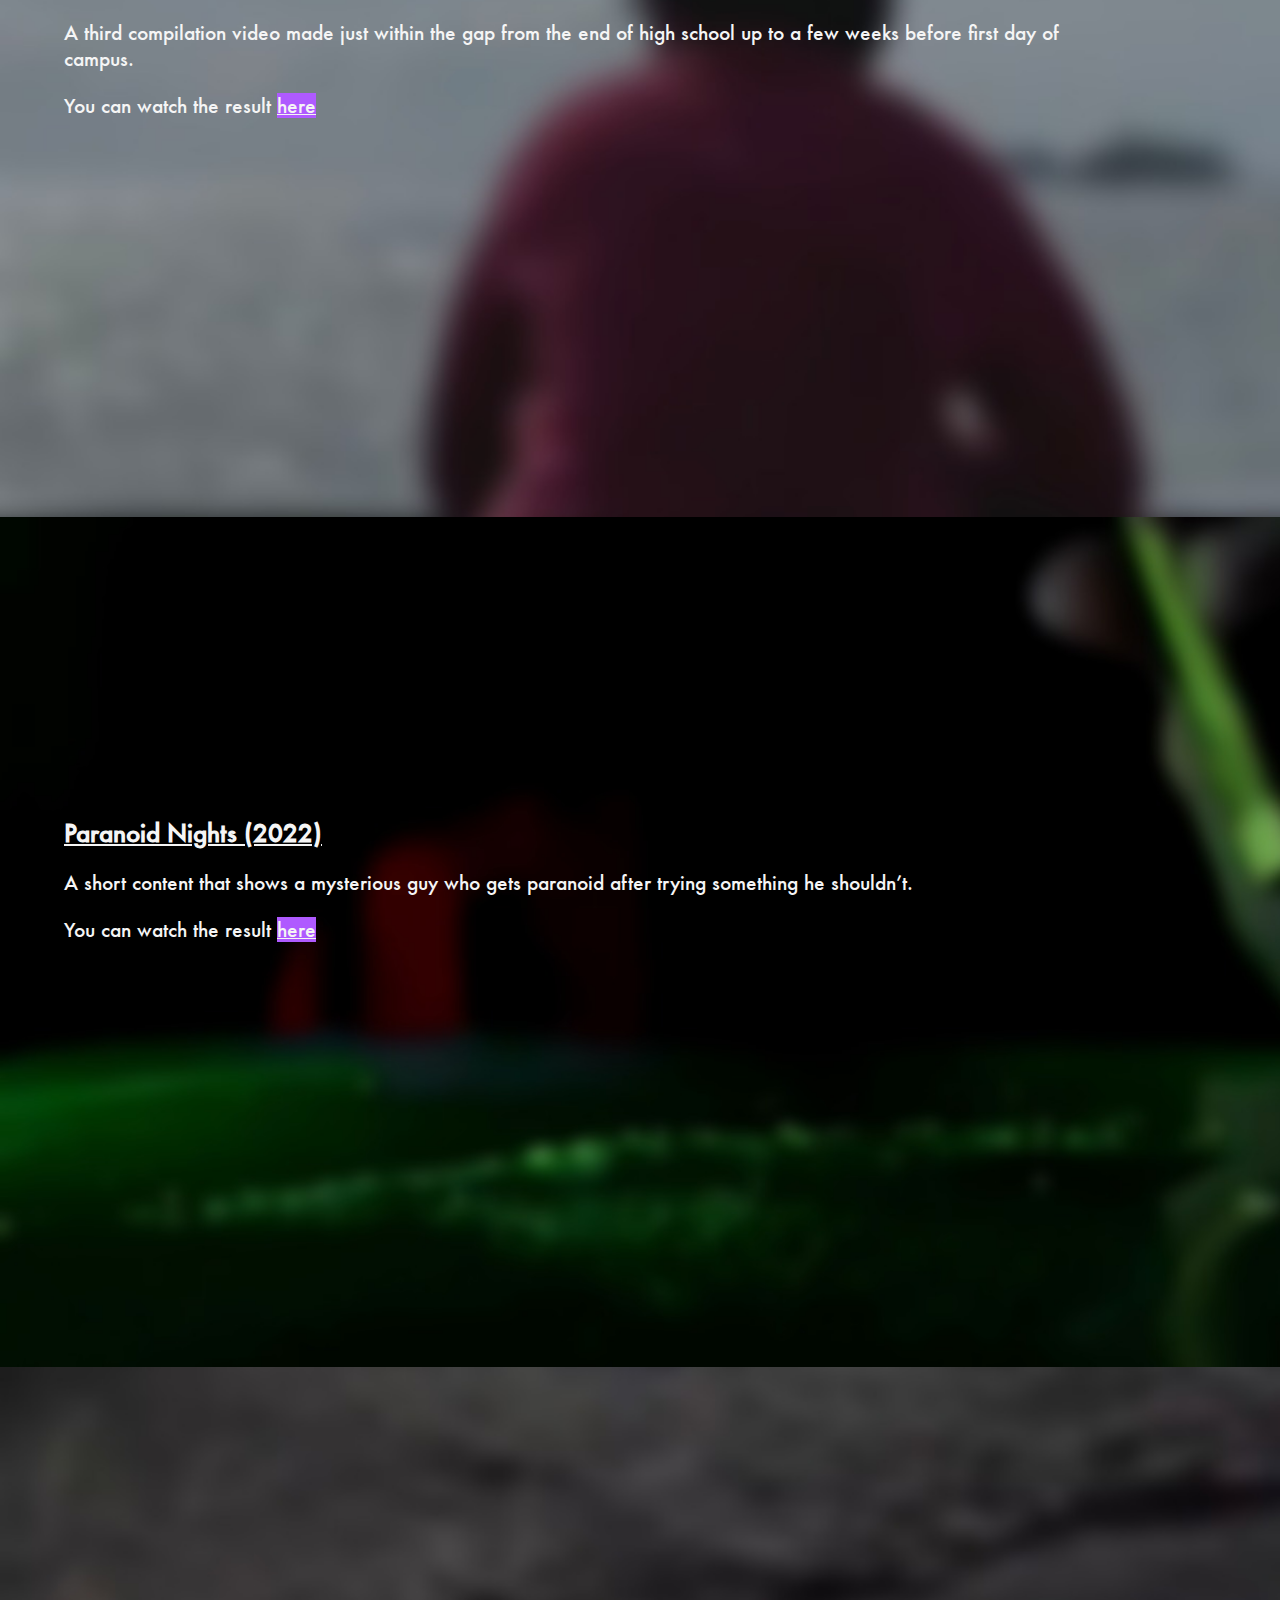
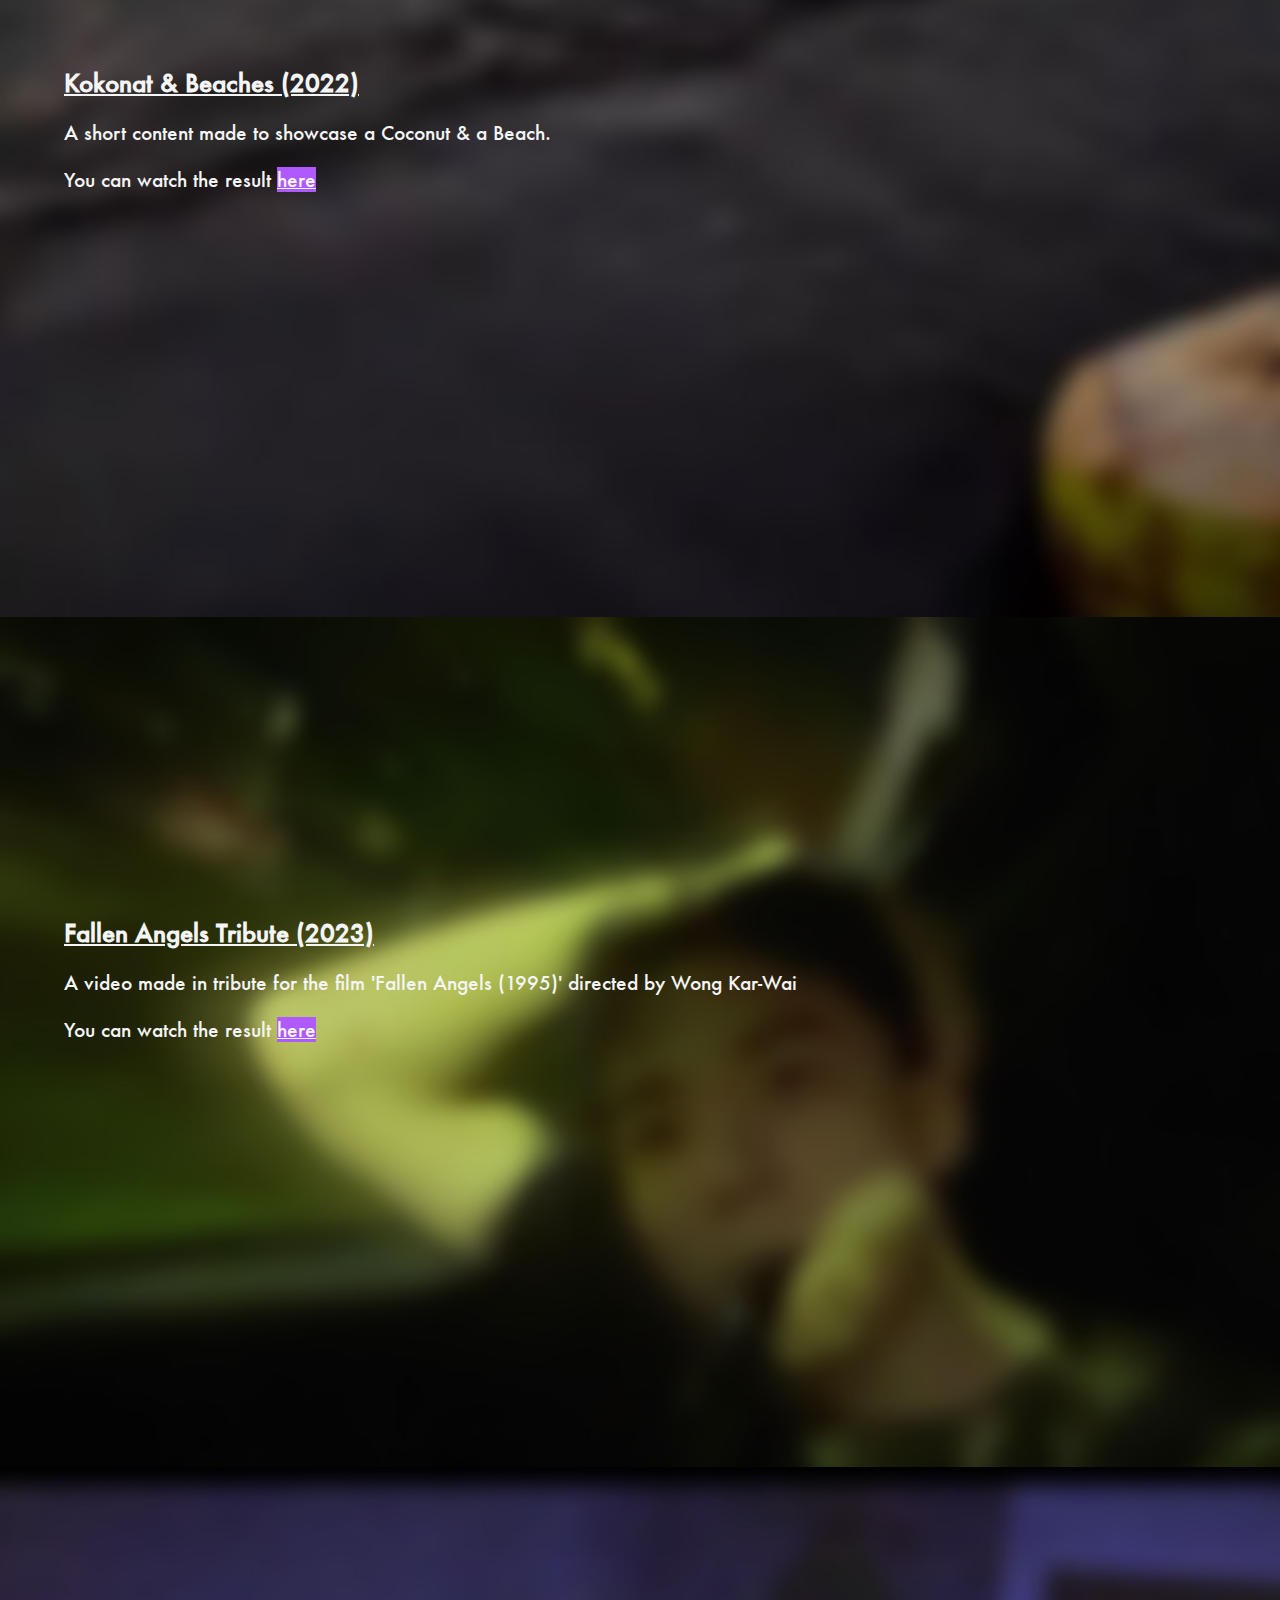
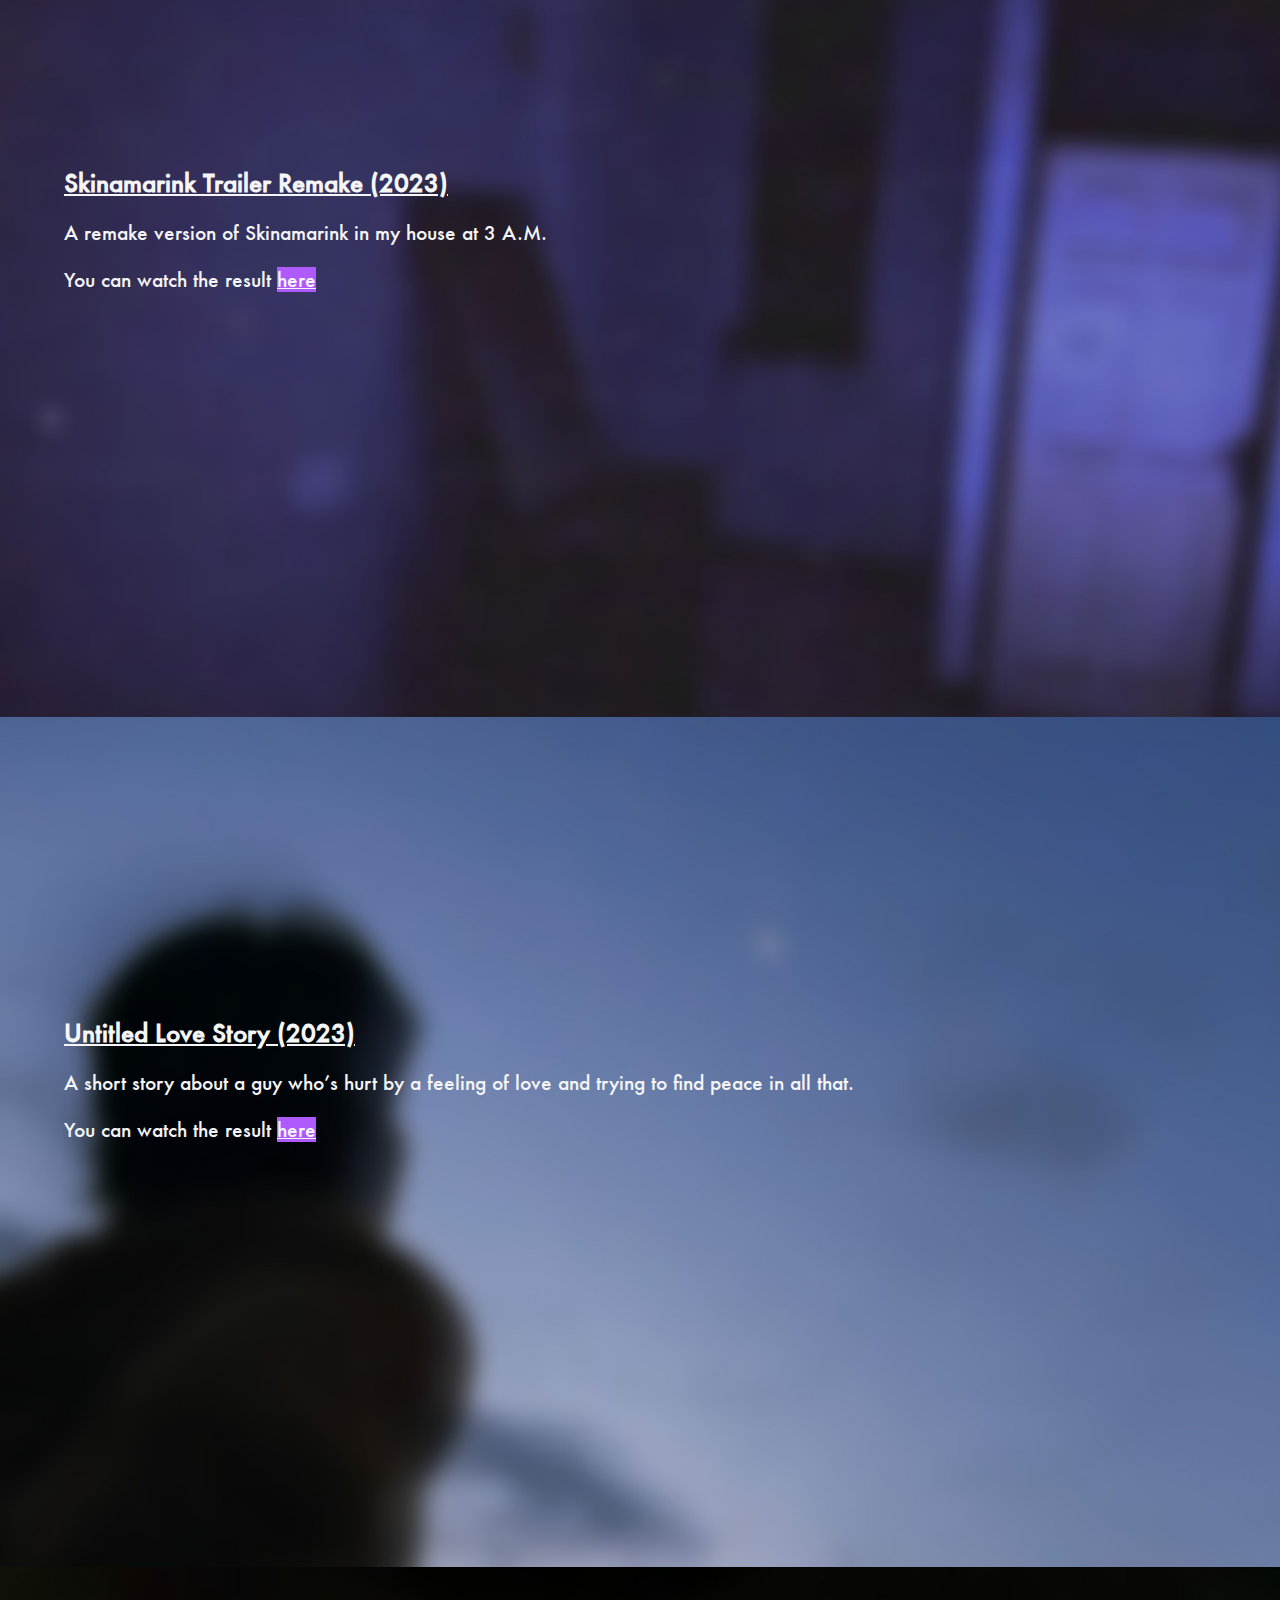
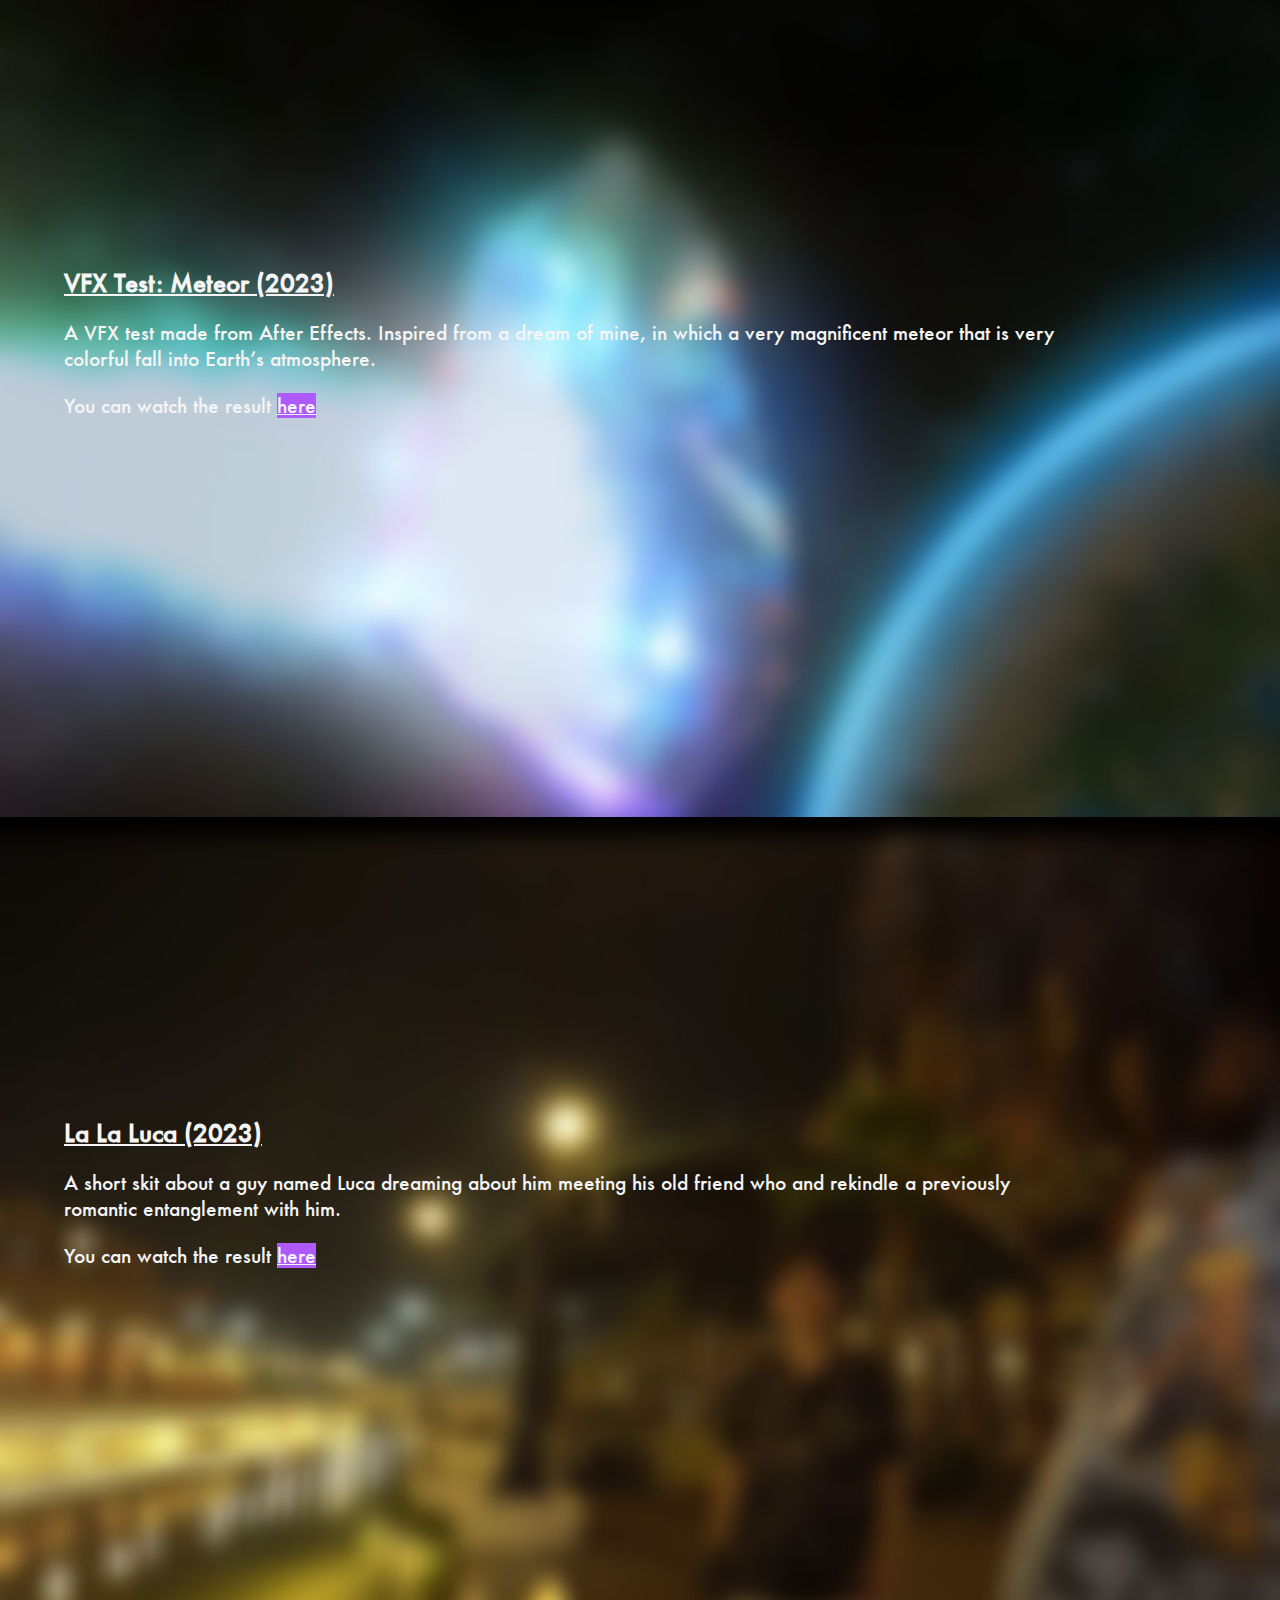
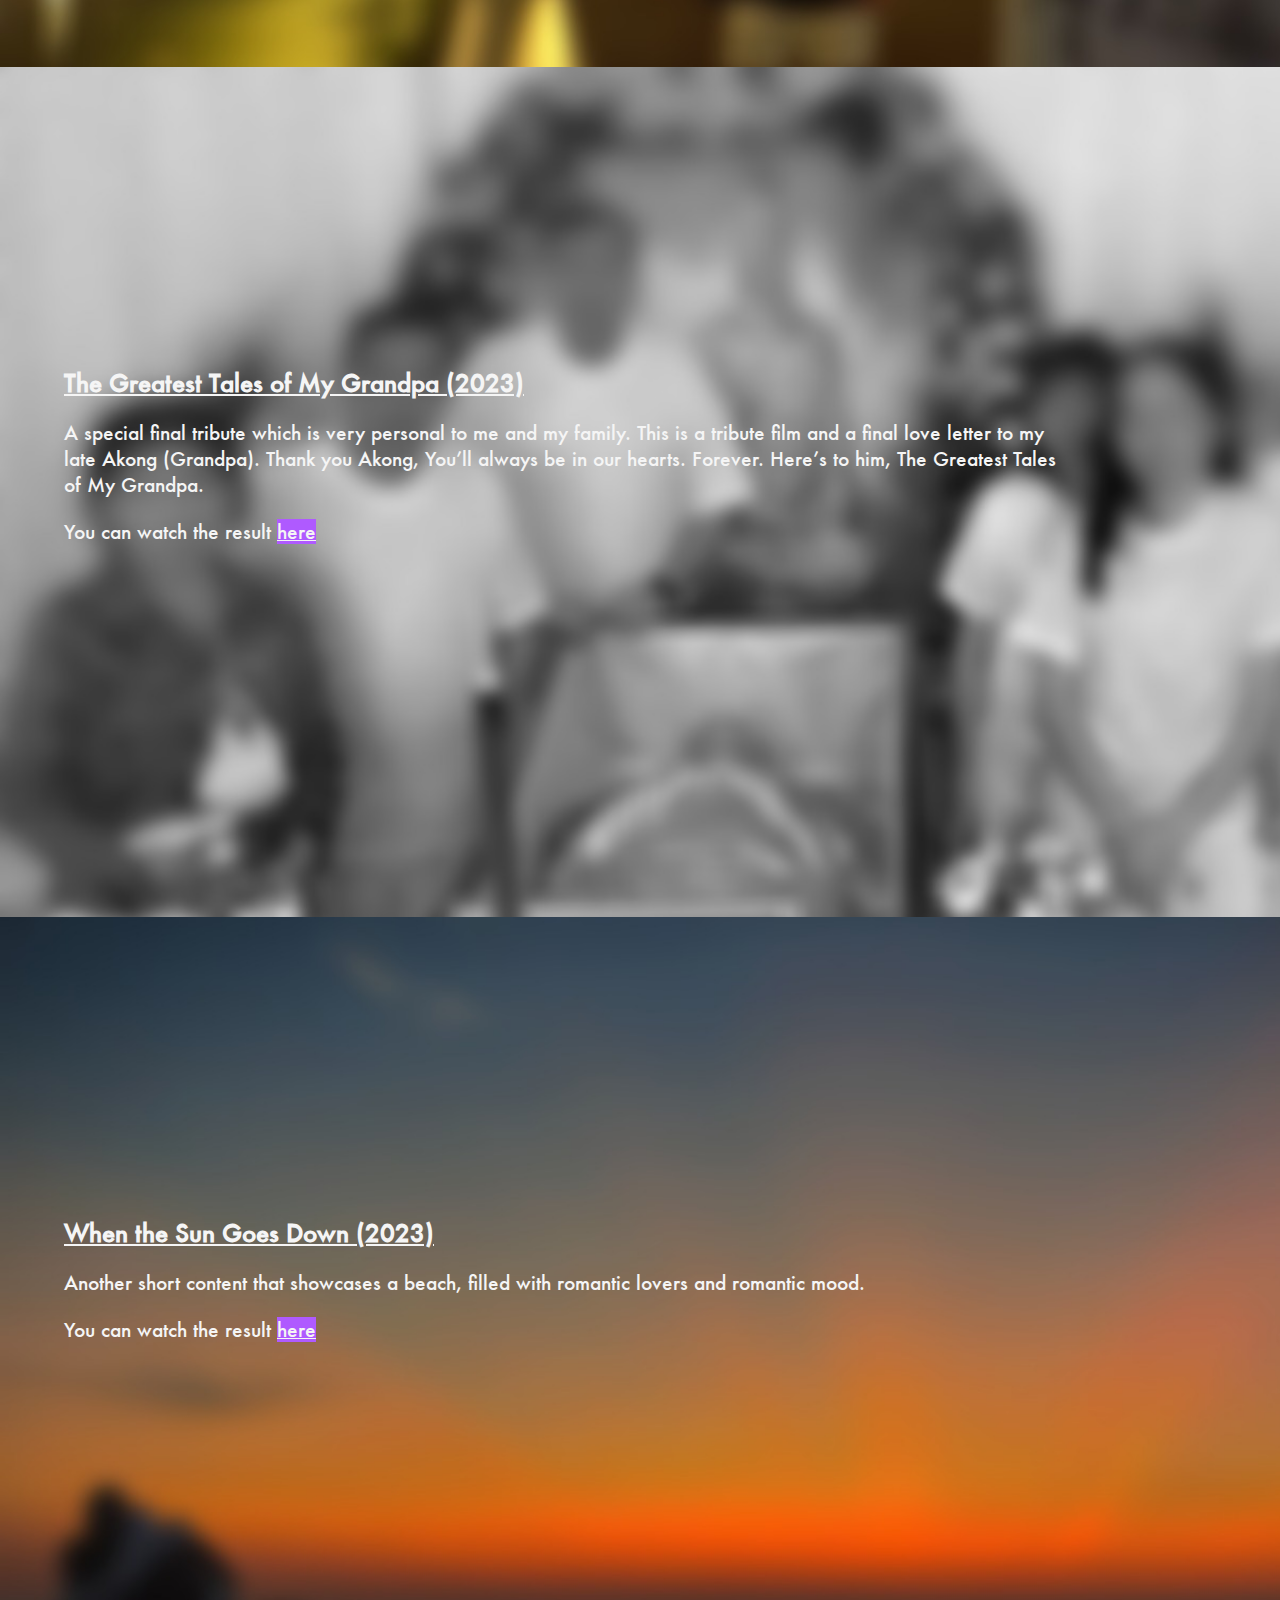
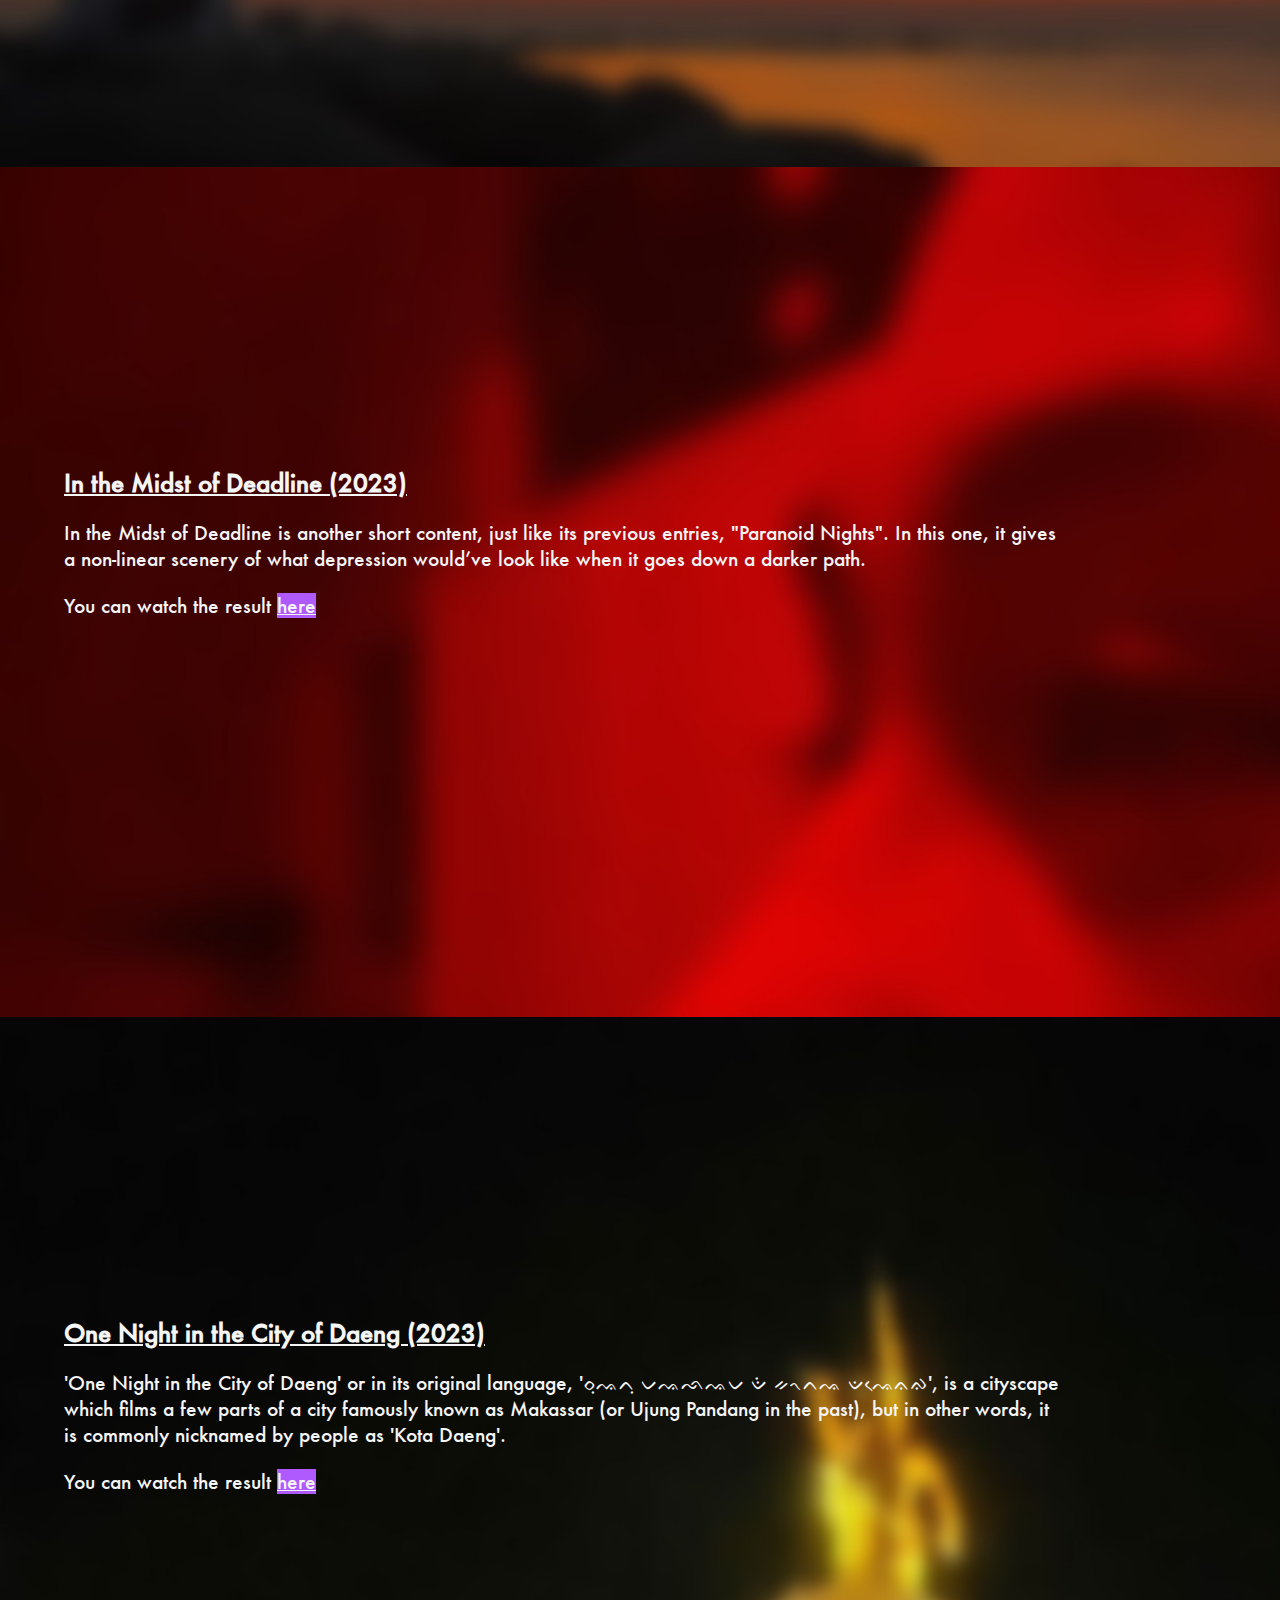
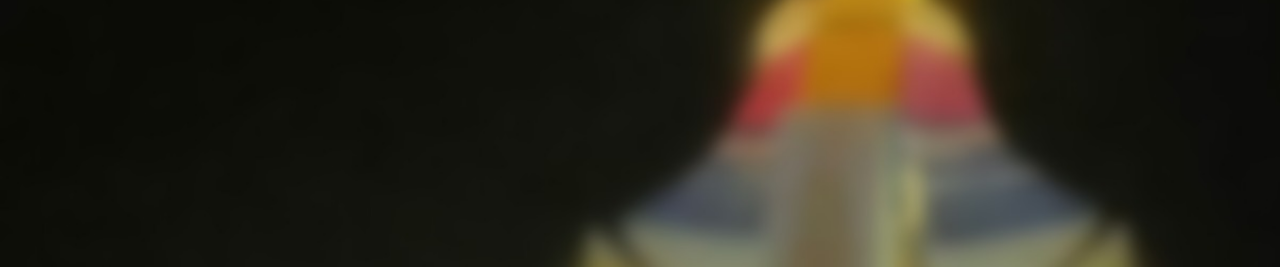
<file: others/index.html>
<!DOCTYPE html>
<html lang="en">
<head>
    <meta charset="UTF-8">
    <meta name="viewport" content="width=device-width, initial-scale=1.0">
    <title>Others</title>
    <link rel="icon" href="/images/logo atas.png" type="image/x-icon">
    <link href="https://fonts.cdnfonts.com/css/futura-medium?styles=103350" rel="stylesheet">
    <link rel="stylesheet" href="https://stackpath.bootstrapcdn.com/font-awesome/4.7.0/css/font-awesome.min.css">
    <link rel="stylesheet" href="style.css">
</head>
<body>
    <div id="progress">
        <span id="progress-value">&#x1F815;</span>
    </div>
    <section id="info">
        <a href="/index.html"><img src="/images/logo atas.png" width="70px" height="70px" style="float: left; margin-left: 30px; margin-top: 10px; margin-right: -100px;"></a>
        <h1>OTHERS</h1>
        <hr>
        <br>
        <p>A section for a closer look at a random things (contents) I’ve done as a filmmaker. </p>
    </section>

    <nav>
        <ul class="nav">
            <li><a href="#card1">YT19</a></li><hr>
            <!-- <li><a href="#card2">mid2020s</a></li><hr> -->
            <li><a href="#card3">BNF</a></li><hr>
            <li><a href="#card4">2022</a></li><hr>
            <li><a href="#card5">Summer</a></li><hr>
            <li><a href="#card6">Paranoid</a></li><hr>
            <li><a href="#card7">K&B</a></li><hr>
            <li><a href="#card8">Fallen Angels</a></li><hr>
            <li><a href="#card9">Skinamarink</a></li><hr>
            <li><a href="#card10">Untitled</a></li><hr>
            <li><a href="#card11">Meteor</a></li><hr>
            <li><a href="#card12">La La Luca</a></li><hr>
            <li><a href="#card13">Grandpa</a></li><hr>
            <li><a href="#card14">Sun Goes Down</a></li><hr>
            <li><a href="#card15">Deadline</a></li><hr>
            <li><a href="#card16">ᨉᨕᨙᨊᨁ</a></li>
        </ul>
    </nav>

    <section id="card1">
        <div class="content">
            <h3><u>Meet Up & Bazar Music YouTubers Makassar 2019 - Aftermovie (2019)</u></h3><br>
            <p>An aftermovie for an event created by a community named YouTubers Makassar. Showcases the YouTubers that were hosting and doing talks about the very diversed YouTube contents across some of the diversed YouTubers. This event is also enlivened by music, magic, and an open-mic stand up comedy performances by YouTubers from those few different genres and contents.</p>
            <br>
            <p>You can watch the result <a href="https://www.youtube.com/watch?v=olBMuncT19w" target="_blank"><u>here</u></a></p>
        </div>
    </section>
    <!-- <section id="card2">
        <div class="content">
            <h3><u>early(20)20s (2020)</u></h3><br>
            <p>A compilation video of the things I’m up to back in freshman year of high school, dedicated in the style of the film 'mid90s (2018)' directed by non-other than Jonah Hill.</p>
            <br>
            <p>See some of the photos and watch the aftermovie <a href="" target="_blank"><u>here</u></a></p>
        </div>
    </section> -->
    <section id="card3">
        <div class="content">
            <h3><u>Brand New Funk (Cover) - Jason Kirana (Music Video) (2021)</u></h3><br>
            <p>A cover version by Jason Kirana of a song titled 'Brand New Funk' by the Fresh Prince himself, Will Smith, and hsi partner DJ Jazzy Jeff. This is an unofficial cover that comes with a music video for an art & culture assignment back in my sophomore year in high school.</p>
            <br>
            <p>You can see the result <a href="https://www.youtube.com/watch?v=z0GKNPz0Izk" target="_blank"><u>here</u></a></p>
        </div>
    </section>
    <section id="card4">
        <div class="content">
            <h3><u>2022, Still a Young Dumb (2022)</u></h3><br>
            <p>A second compilation video made 2 years after the previous one, which is filled with the fun things I’m up to within my sophomore year (2021) up to my senior year (2022). In this video, me and my friends are 'a tiny bit' more mature, but we’re still doing young dumb stuff every young adult are doing. </p>
            <br>
            <p>You can watch the result <a href="https://www.instagram.com/reel/CawAQbgvmxJ/" target="_blank"><u>here</u></a></p>
        </div>
    </section>
    <section id="card5">
        <div class="content">
            <h3><u>Summer in Between (2022)</u></h3><br>
            <p>A third compilation video made just within the gap from the end of high school up to a few weeks before first day of campus. </p>
            <br>
            <p>You can watch the result <a href="https://youtu.be/QoRsIGktX_w" target="_blank"><u>here</u></a></p>
        </div>
    </section>
    <section id="card6">
        <div class="content">
            <h3><u>Paranoid Nights (2022)</u></h3><br>
            <p>A short content that shows a mysterious guy who gets paranoid after trying something he shouldn’t. </p>
            <br>
            <p>You can watch the result <a href="https://www.youtube.com/watch?v=Ph9Yj6LCYDU" target="_blank"><u>here</u></a></p>
        </div>
    </section>
    <section id="card7">
        <div class="content">
            <h3><u>Kokonat & Beaches (2022)</u></h3><br>
            <p>A short content made to showcase a Coconut & a Beach. </p>
            <br>
            <p>You can watch the result <a href="https://www.youtube.com/watch?v=E2xxzocV5UM" target="_blank"><u>here</u></a></p>
        </div>
    </section>
    <section id="card8">
        <div class="content">
            <h3><u>Fallen Angels Tribute (2023)</u></h3><br>
            <p>A video made in tribute for the film 'Fallen Angels (1995)' directed by Wong Kar-Wai </p>
            <br>
            <p>You can watch the result <a href="https://www.youtube.com/watch?v=nioL_BsawHY" target="_blank"><u>here</u></a></p>
        </div>
    </section>
    <section id="card9">
        <div class="content">
            <h3><u>Skinamarink Trailer Remake (2023)</u></h3><br>
            <p>A remake version of Skinamarink in my house at 3 A.M.  </p>
            <br>
            <p>You can watch the result <a href="https://www.youtube.com/watch?v=YLng02RSbDM" target="_blank"><u>here</u></a></p>
        </div>
    </section>
    <section id="card10">
        <div class="content">
            <h3><u>Untitled Love Story (2023)</u></h3><br>
            <p>A short story about a guy who’s hurt by a feeling of love and trying to find peace in all that. </p>
            <br>
            <p>You can watch the result <a href="https://www.youtube.com/watch?v=YLng02RSbDM" target="_blank"><u>here</u></a></p>
        </div>
    </section>
    <section id="card11">
        <div class="content">
            <h3><u>VFX Test: Meteor (2023)</u></h3><br>
            <p>A VFX test made from After Effects. Inspired from a dream of mine, in which a very magnificent meteor that is very colorful fall into Earth’s atmosphere. </p>
            <br>
            <p>You can watch the result <a href="https://www.youtube.com/watch?v=KqSVQM_pAIw" target="_blank"><u>here</u></a></p>
        </div>
    </section>
    <section id="card12">
        <div class="content">
            <h3><u>La La Luca (2023)</u></h3><br>
            <p>A short skit about a guy named Luca dreaming about him meeting his old friend who and rekindle a previously romantic entanglement with him. </p>
            <br>
            <p>You can watch the result <a href="https://www.youtube.com/watch?v=SWwRXhYafFk" target="_blank"><u>here</u></a></p>
        </div>
    </section>
    <section id="card13">
        <div class="content">
            <h3><u>The Greatest Tales of My Grandpa (2023)</u></h3><br>
            <p>A special final tribute which is very personal to me and my family. This is a tribute film and a final love letter to my late Akong (Grandpa). Thank you Akong, You’ll always be in our hearts. Forever. Here’s to him, The Greatest Tales of My Grandpa. </p>
            <br>
            <p>You can watch the result <a href="https://www.instagram.com/reel/CsbgEcNAuPS/?utm_source=ig_web_copy_link&igshid=MzRlODBiNWFlZA==" target="_blank"><u>here</u></a></p>
        </div>
    </section>
    <section id="card14">
        <div class="content">
            <h3><u>When the Sun Goes Down (2023)</u></h3><br>
            <p>Another short content that showcases a beach, filled with romantic lovers and romantic mood. </p>
            <br>
            <p>You can watch the result <a href="https://www.youtube.com/watch?v=DKWnWJ7DVss" target="_blank"><u>here</u></a></p>
        </div>
    </section>
    <section id="card15">
        <div class="content">
            <h3><u>In the Midst of Deadline (2023)</u></h3><br>
            <p>In the Midst of Deadline is another short content, just like its previous entries, "Paranoid Nights". In this one, it gives a non-linear scenery of what depression would’ve look like when it goes down a darker path.</p>
            <br>
            <p>You can watch the result <a href="https://www.instagram.com/p/CvuQaycNnz0/" target="_blank"><u>here</u></a></p>
        </div>
    </section>
    <section id="card16">
        <div class="content">
            <h3><u>One Night in the City of Daeng (2023)</u></h3><br>
            <p>'One Night in the City of Daeng' or in its original language, 'ᨔᨘᨕᨈᨘ ᨆᨕᨒᨕᨆ ᨉᨗ ᨀᨚᨈᨕ ᨉᨕᨙᨊᨁ', is a cityscape which films a few parts of a city famously known as Makassar (or Ujung Pandang in the past), but in other words, it is commonly nicknamed by people as 'Kota Daeng'. </p>
            <br>
            <p>You can watch the result <a href="https://www.youtube.com/watch?v=Lh8iqKnNgfI" target="_blank"><u>here</u></a></p>
        </div>
    </section>
    <script src="script.js"></script>
</body>
</html>
</file>
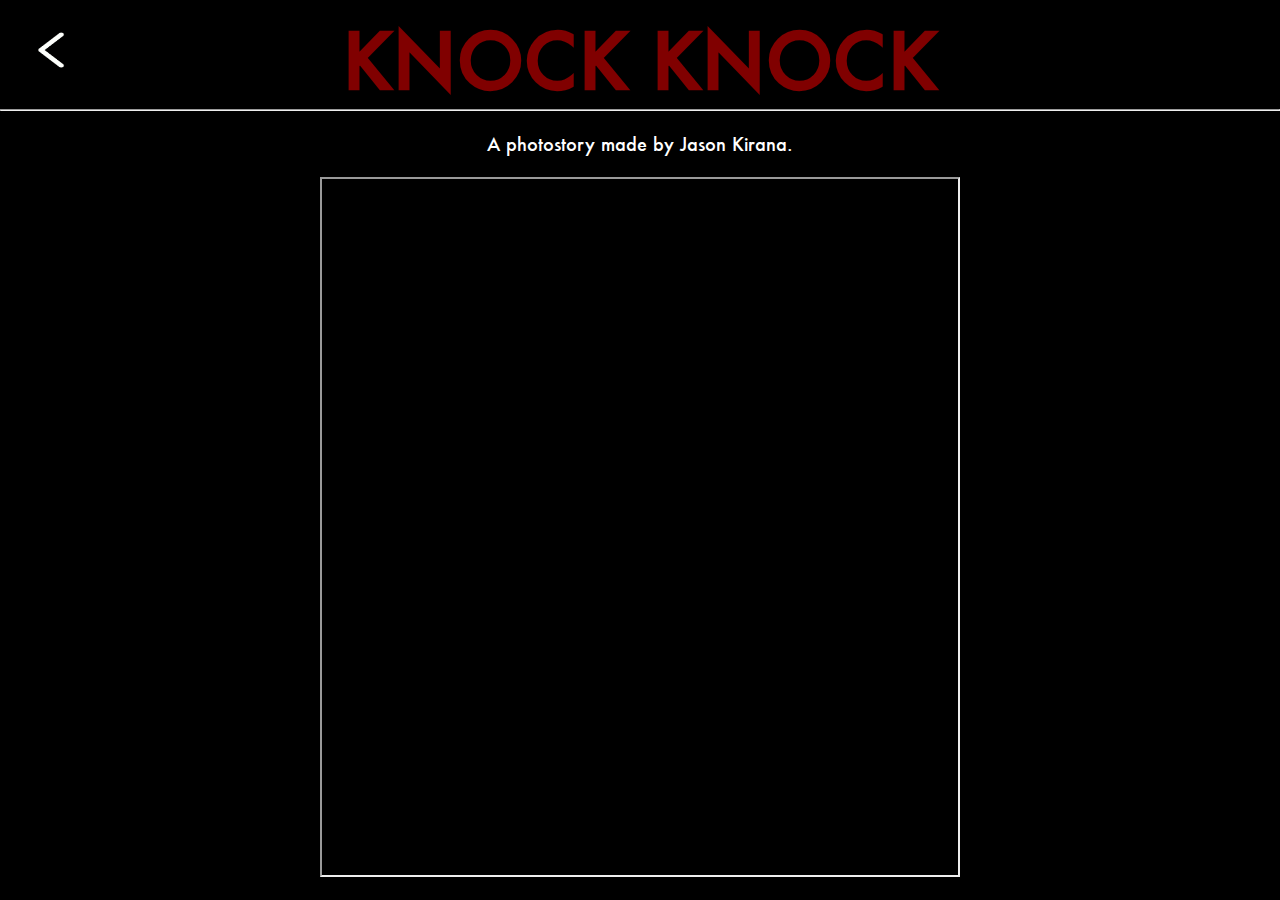
<file: directing/knock.html>
<!DOCTYPE html>
<html lang="en">
<head>
    <meta charset="UTF-8">
    <meta name="viewport" content="width=device-width, initial-scale=1.0">
    <title>Directing</title>
    <link rel="icon" href="/images/logo atas.png" type="image/x-icon">
    <link href="https://fonts.cdnfonts.com/css/futura-medium?styles=103350" rel="stylesheet">
    <link rel="stylesheet" href="https://stackpath.bootstrapcdn.com/font-awesome/4.7.0/css/font-awesome.min.css">
    <link rel="stylesheet" href="style.css">
</head>
<body>
    <section id="info">
        <a href="/directing/index.html"><img src="/images/backbutton.png" width="32px" height="40px" style="float: left; margin-left: 35px; margin-top: 20px; margin-right: -100px;"></a>
        <h1>KNOCK KNOCK
        </h1>
        <hr>
        <br>
        <p>A photostory made by Jason Kirana.</p>
    </section>
    <div class="photostory">
        <p><iframe src="https://drive.google.com/file/d/1zyoloLV2tbThN77blYaRgWODcD5Gjo42/preview" width="50%" height="700" allow="autoplay"></iframe></p>
    </div>
</body>
</html>
</file>
<file: style.css>
@font-face {
    font-family: "futura-medium";
    src: url(/fonts/futura.ttf) format('truetype');
}

* {
    font-family: 'futura-medium', sans-serif;
    font-weight: 500px;
    color: white;
    word-break: normal;
    margin: 0;
    padding: 0;
    box-sizing: border-box;
    scroll-behavior: smooth;
}

body {
    display: grid;
    /* background: rgb(255, 255, 255); */
    background: black;
}

#header {
    display: flex;
    justify-content: center;
    margin-top: 50px;
    margin-left: -20px;
}

#header img {
    height: 160px;
    width: 150px;
}

.title {
    margin-top: 50px;
}


.biodata {
    text-align: center;
    margin-top: 40px;
    display: grid;
    justify-content: center;
    margin-left: 500px;
    margin-right: 500px;
}

.biodata li {
    height: 50px;
    border-radius: 7px;
    background-color: black;
    text-decoration: none;
    color: white;
    transition: all 0.4s ease 0s;
}

.biodata li:hover {
    background-color: rgb(79, 0, 0);
}

.socials {
    list-style: none;
    display: flex;
    align-items: center;
    justify-content: center;
    margin: 1rem 0 2rem 0;
}

.socials li {
    margin: 0 13px;
    align-items: center;
}

.socials a {
    text-decoration: none;
    color: #ffffff;
    padding: 5px;
}

.socials a i {
    margin-top: 10px;
    font-size: 2rem;
    width: 28px;
    transition: color 0.5s ease;
}

#showreel {
    justify-content: center;
    display: grid;
    text-align: center;
    margin-top: 30px;
}

#showreel h2 {
    margin-bottom: 10px;
}

#latest {
    justify-content: center;
    align-items: center;
    display: grid;
    text-align: center;
    margin-top: 30px;
}

#latest h2 {
    display: grid;
    margin-bottom: 10px;
}

#works h2 {
    margin-bottom: 10px;
}

#works {
    display: grid;
    justify-content: center;
    margin-top: 30px;
    text-align: center;
    margin-left: 300px;
    margin-right: 300px;
}

.card {
    height: 500px;
    flex: 1;
    /* margin: 0 2px; */
    margin-bottom: 20px;
    box-shadow: 0 0 50px #0002;
    text-align: left;
    border-radius: 20px;
    text-decoration: none;
}

.card h2{
    position: relative;
    margin-left: 10%;
    margin-top: -25%;
    opacity: 0;
    text-decoration: none;
    font-size: larger;
}

.card p {
    position: relative;
    margin-left: 10%;
    top: 10px;
    width: 60%;
    opacity: 0;
    text-decoration: none;
    font-size: larger;
}

.card img{
    width: 100%;
    height: 100%;
    object-fit: cover;
    border-radius: 0%;
    filter: none;
    border-radius: 15px;
}

.card:hover img{
    filter: blur(2px) grayscale() brightness(45%);
    transition: .5s;
}

.card:hover h2 {
    color: red;
    position: relative;
    margin-left: 10%;
    margin-top: -33%;
    opacity: 100%;
    transition: .5s;
    text-decoration: none;
}

.card:hover p {
    color: red;
    position: relative;
    margin-left: 10%;
    margin-top: 10px;
    width: 60%;
    opacity: 100%;
    transition: .5s;
    font-weight: 750;
    text-decoration: none;
}




footer {
    bottom: auto;
    bottom: 0;
    left: 0;
    right: 0;
    background: #181818;
    height: auto;
    width: auto;
    padding-top: 20px;
    color: #fff;
    margin-top: 50px;
}

footer hr {
    margin-bottom: 20px;
}

.footer-content {
    display: flex;
    align-items: center;
    justify-content: center;
    flex-direction: column;
    text-align: center;
}

.footer-content h3 {
    font-size: 2.1rem;
    font-weight: 500;
    text-transform: capitalize;
    line-height: 3rem;
}

.footer-content p {
    max-width: 500px;
    margin: 10px auto;
    line-height: 28px;
    font-size: 14px;
    color: #cacdd2;
}

.socialss {
    list-style: none;
    display: flex;
    align-items: center;
    justify-content: center;
    margin: 1px 0 3rem 0;
}

.socialss li {
    margin: 0 3px;
}

.socialss a {
    text-decoration: none;
    color: #fff;
    padding: 5px;
}

.socialss a i {
    font-size: 1.1rem;
    width: 20px;
    transition: color 0.4s ease;
}

.socialss a:hover {
    transition: .5s;
    color: maroon;
}

.footer-bottom {
    background: #000000;
    width: auto;
    padding: 6px;
    padding-bottom: 15px;
    text-align: center;
}

.footer-bottom p {
    padding-left: 5px;
    float: center;
    font-size: 14px;
    word-spacing: 2px;
}

.footer-bottom span {
    text-transform: uppercase;
}

.footer-bottom a {
    text-decoration: none;
    color: #ffffff;
}

.footer-bottom a:hover {
    color: maroon;
    transition: .5s;
    text-decoration: underline;
}

.footer-menu {
    float: right;
}

.footer-menu ul {
    display: flex;
}

.footer-menu ul li {
    padding-right: 10px;
    display: block;
}

.footer-menu ul li a {
    color: #cfd2d6;
    text-decoration: none;
}

.footer-menu ul li a:hover {
    color: #27bcda;
}

@media (max-width: 500px) {
    .footer-bottom p {
    float: none;
    }

    .footer-menu ul {
        display: flex;
        margin-top: 10px;
        margin-bottom: 20px;
        text-align: center;
    }
}


/* Extra small devices (phones, 600px and down) */
@media only screen and (max-width: 600px) {
    * {
        font-family: 'futura-medium', sans-serif;
        font-weight: 500px;
        color: white;
        word-break: normal;
        margin: 0;
        padding: 0;
        box-sizing: border-box;
        scroll-behavior: smooth;
    }


    #header img {
        height: 260px;
        width: 250px;
    }

    .biodata {
        text-align: center;
        margin-top: 40px;
        display: grid;
        justify-content: center;
        margin-left: 50px;
        margin-right: 50px;
        font-size: x-large;
    }

    .biodata li {
        height: 50px;
        border-radius: 7px;
        background-color: black;
        text-decoration: none;
        color: white;
        transition: all 0.4s ease 0s;
    }
    
    .biodata li:hover {
        background-color: rgb(79, 0, 0);
    }

    #showreel h2 {
        margin-bottom: 10px;
        margin-top: 20px;
        font-size: xx-large;
    }

    #latest h2 {
        display: grid;
        margin-bottom: 10px;
        margin-top: 20px;
        font-size: xx-large;
    }

    #works h2 {
        margin-bottom: 10px;
        margin-top: 20px;
        font-size: xx-large;
    }
    
    #works {
        display: grid;
        justify-content: center;
        margin-top: 30px;
        text-align: center;
        margin-left: 10px;
        margin-right: 10px;
    }

    .card {
        height: 500px;
        flex: 1;
        margin-bottom: 20px;
        box-shadow: 0 0 50px #0002;
        text-align: left;
        border-radius: 20px;
        text-decoration: none;
    }
    
    .card h2{
        color: red;
        position: relative;
        margin-left: 10%;
        top: -65%;
        opacity: 100%;
        text-decoration: none;
        font-size: smaller;
    }
    
    .card p {
        color: red;
        position: relative;
        margin-left: 10%;
        margin-top: -47%;
        width: 50%;
        opacity: 100%;
        text-decoration: none;
        font-size: larger;
    }

    .card img{
        height: max-content;
        width: 100%;
        object-fit: cover;
        filter: blur(2px) grayscale() brightness(45%);
        border-radius: 15px;
    }

    .card:hover h2, .card:active h2{
        color: red;
        position: relative;
        margin-left: 10%;
        top: -65%;
        opacity: 100%;
        text-decoration: none;
        font-size: smaller;
    }
    
    .card:hover p, .card:active p {
        color: red;
        position: relative;
        margin-left: 10%;
        margin-top: -47%;
        width: 50%;
        opacity: 100%;
        text-decoration: none;
        font-size: larger;
    }

    .card:hover img, .card:active img{
        filter: none;
        transition: .2s;
    }

    footer {
        bottom: auto;
        bottom: 0;
        left: 0;
        right: 0;
        background: #181818;
        height: auto;
        width: auto;
        padding-top: 20px;
        color: #fff;
        margin-top: 50px;
    }
}

/* Small devices (portrait tablets and large phones, 600px and up) */
@media only screen and (min-width: 600px) and (max-width: 768px){
    * {
        font-family: 'futura-medium', sans-serif;
        font-weight: 500px;
        color: white;
        word-break: normal;
        margin: 0;
        padding: 0;
        box-sizing: border-box;
        scroll-behavior: smooth;
    }

    #header img {
        height: 180px;
        width: 170px;
    }

    .biodata {
        text-align: center;
        margin-top: 40px;
        display: grid;
        justify-content: center;
        margin-left: 50px;
        margin-right: 50px;
        font-size: large;
    }

    .biodata li {
        height: 50px;
        border-radius: 7px;
        background-color: black;
        text-decoration: none;
        color: white;
        transition: all 0.4s ease 0s;
    }
    
    .biodata li:hover {
        background-color: rgb(79, 0, 0);
    }

    #showreel h2 {
        margin-bottom: 10px;
        margin-top: 20px;
        font-size: x-large;
    }

    #latest h2 {
        display: grid;
        margin-bottom: 10px;
        margin-top: 20px;
        font-size: x-large;
    }

    #works h2 {
        margin-bottom: 10px;
        margin-top: 20px;
        font-size: x-large;
    }
    
    #works {
        display: grid;
        justify-content: center;
        margin-top: 30px;
        text-align: center;
        margin-left: 10px;
        margin-right: 10px;
    }

    .card {
        height: 500px;
        flex: 1;
        margin-bottom: 20px;
        box-shadow: 0 0 50px #0002;
        text-align: left;
        border-radius: 20px;
        text-decoration: none;
    }
    
    .card h2{
        color: red;
        position: relative;
        margin-left: 10%;
        top: -69%;
        opacity: 100%;
        text-decoration: none;
        font-size: larger;
    }
    
    .card p {
        color: red;
        position: relative;
        margin-left: 10%;
        margin-top: -47%;
        width: 50%;
        opacity: 100%;
        text-decoration: none;
        font-size: larger;
    }

    .card img{
        height: max-content;
        width: 100%;
        object-fit: cover;
        filter: none;
        border-radius: 15px;
    }

    .card:hover {
        filter: blur(2px) grayscale() brightness(45%);
        transition: .5s;
    }

    footer {
        bottom: auto;
        bottom: 0;
        left: 0;
        right: 0;
        background: #181818;
        height: auto;
        width: auto;
        padding-top: 20px;
        color: #fff;
        margin-top: 50px;
    }
}

/* Medium devices (landscape tablets, 768px and up) */
@media only screen and (min-width: 769px) and (max-width: 1023px) {
    * {
        font-family: 'futura-medium', sans-serif;
        font-weight: 500px;
        color: white;
        word-break: normal;
        margin: 0;
        padding: 0;
        box-sizing: border-box;
        scroll-behavior: smooth;
    }

    #header img {
        height: 170px;
        width: 160px;
    }

    .biodata {
        text-align: center;
        margin-top: 40px;
        display: grid;
        justify-content: center;
        margin-left: 50px;
        margin-right: 50px;
        font-size: medium;
    }

    .biodata li {
        height: 50px;
        border-radius: 7px;
        background-color: black;
        text-decoration: none;
        color: white;
        transition: all 0.4s ease 0s;
    }
    
    .biodata li:hover {
        background-color: rgb(79, 0, 0);
    }

    #showreel h2 {
        margin-bottom: 10px;
        margin-top: 20px;
        font-size: x-large;
    }

    #latest h2 {
        display: grid;
        margin-bottom: 10px;
        margin-top: 20px;
        font-size: x-large;
    }

    #works h2 {
        margin-bottom: 10px;
        margin-top: 20px;
        font-size: x-large;
    }
    
    #works {
        display: grid;
        justify-content: center;
        margin-top: 30px;
        text-align: center;
        margin-left: 10px;
        margin-right: 10px;
    }

    .card {
        height: 500px;
        flex: 1;
        margin-bottom: 20px;
        box-shadow: 0 0 50px #0002;
        text-align: left;
        border-radius: 20px;
        text-decoration: none;
    }
    
    .card h2{
        color: red;
        position: relative;
        margin-left: 10%;
        top: -68%;
        opacity: 100%;
        text-decoration: none;
        font-size: larger;
    }
    
    .card p {
        color: red;
        position: relative;
        margin-left: 10%;
        margin-top: -47%;
        width: 50%;
        opacity: 100%;
        text-decoration: none;
        font-size: larger;
    }

    .card img{
        height: max-content;
        width: 100%;
        object-fit: cover;
        filter: none;
        border-radius: 15px;
    }

    .card:hover {
        filter: blur(2px) grayscale() brightness(45%);
        transition: .5s;
    }

    footer {
        bottom: auto;
        bottom: 0;
        left: 0;
        right: 0;
        background: #181818;
        height: auto;
        width: auto;
        padding-top: 20px;
        color: #fff;
        margin-top: 50px;
    }
}

/* Large devices (laptop) */
@media only screen and (min-width: 1024px) {
    
}
</file>
<file: acting/style.css>
html {
    scroll-behavior: smooth;
}

@font-face {
    font-family: "futura-medium";
    src: url(/fonts/futura.ttf) format('truetype');
}

* {
    font-family: 'futura-medium', sans-serif;
    font-weight: 500px;
    color: black;
    word-break: normal;
    margin: 0;
    padding: 0;
    box-sizing: border-box;
}

body {
    display: grid;
    /* background: rgb(255, 255, 255); */
    background: black;
}


#info {
    margin-top: 10px;
    /* margin-left: 30px; */
    text-align: center;
}

#info h1 {
    font-size: 75px;
    color: maroon;
}

#info p {
    color: white;
    font-size:  large;
}

#card1 {
    background-image: url(/images/tilltheact.png);
    background-size: 1700px;
    display: flex;
    margin-top: 50px;
    /* margin-left: 30px;
    margin-right: 30px; */
    height: 850px;
}

#card1 img {
    position: relative;
    margin-top: 200px;
    margin-right: 30px;
    margin-left: 40px;
    height: 380px;
    width: 290px;
    height: 430px;
    width: 265px;
}

#card2 {
    background-image: url(/images/shakal.png);
    background-size: 1700px;
    display: flex;
    /* margin-top: 50px;
    margin-left: 30px;
    margin-right: 30px; */
    height: 850px;
}

#card2 img {
    position: relative;
    margin-top: 200px;
    margin-right: 30px;
    margin-left: 40px;
    height: 380px;
    width: 260px;
}

#card3 {
    background-image: url(/images/icantsleep.png);
    background-size: 1700px;
    display: flex;
    /* margin-top: 50px;
    margin-left: 30px;
    margin-right: 30px; */
    height: 850px;
}

#card3 img {
    position: relative;
    margin-top: 200px;
    margin-right: 30px;
    margin-left: 40px;
    height: 380px;
    width: 260px;
}

#card4 {
    background-image: url(/images/humannature.png);
    background-size: 1700px;
    display: flex;
    /* margin-top: 50px;
    margin-left: 30px;
    margin-right: 30px; */
    height: 850px;
}

#card4 img {
    position: relative;
    margin-top: 200px;
    margin-right: 30px;
    margin-left: 40px;
    height: 380px;
    width: 260px;
}

#card5 {
    background-image: url(/images/atthemercy.png);
    background-size: 1700px;
    display: flex;
    /* margin-top: 50px;
    margin-left: 30px;
    margin-right: 30px; */
    height: 850px;
}

#card5 img {
    position: relative;
    margin-top: 200px;
    margin-right: 30px;
    margin-left: 40px;
    height: 380px;
    width: 260px;
}

#card6 {
    background-image: url(/images/youngdumb.png);
    background-size: 1700px;
    display: flex;
    /* margin-top: 50px;
    margin-left: 30px;
    margin-right: 30px; */
    height: 850px;
}

#card6 img {
    position: relative;
    margin-top: 200px;
    margin-right: 30px;
    margin-left: 40px;
    height: 380px;
    width: 260px;
}

.content {
    margin-top: 300px;
    width: 1000px;
}

.content h3 u{
    position: relative;
    color: whitesmoke;
    font-size: x-large;
}

.content p{
    position: relative;
    color: whitesmoke;
    font-size: larger;
}

.content span b{
    position: relative;
    color: red;
}

.content a u{
    position: relative;
    color: whitesmoke;
    background-color: blueviolet;
}

.bg {
    margin: 0 0 0 0;
}

.bg img {
    width: 100%;
    height: 80%;
}

li, a {
    text-decoration: none;
}

.nav {
    font-family: 'futura-medium', sans-serif;
    display: flex;
    justify-content: space-around;
    margin-top: 60px;
    margin-left: 150px;
    margin-right: 150px;
    background-color: #111111;
    border-radius: 20px;
    height: 50px;
    align-items: center;
    list-style: none;
}

.nav li a {
    font-weight: bolder;
    color: white;
    transition: all 0.4s ease 0s;
}

.nav li a:hover {
    color: maroon;
}

button {
    width: 30px;
    position: fixed;
}

#progress {
    /* background-color: maroon; */
    position: fixed;
    bottom: 20px;
    right: 10px;
    height: 70px;
    width: 70px;
    display: none;
    place-items: center;
    border-radius: 50%;
    box-shadow: 0 0 10px rgba(0, 0, 0, 0.2);
    cursor: pointer;
}

#progress-value {
    display: block;
    height: calc(100% - 15px);
    width: calc(100% - 15px);
    background-color: #ffffff;
    border-radius: 50%;
    display: grid;
    place-items: center;
    font-size: 35px;
    color: maroon;
}
</file>
<file: commercials/style.css>
html {
    scroll-behavior: smooth;
}

@font-face {
    font-family: "futura-medium";
    src: url(/fonts/futura.ttf) format('truetype');
}

* {
    font-family: 'futura-medium', sans-serif;
    font-weight: 500px;
    color: black;
    word-break: normal;
    margin: 0;
    padding: 0;
    box-sizing: border-box;
}

body {
    display: grid;
    /* background: rgb(255, 255, 255); */
    background: black;
}


#info {
    margin-top: 10px;
    /* margin-left: 30px; */
    text-align: center;
}

#info h1 {
    font-size: 75px;
    color: maroon;
}

#info p {
    color: white;
    font-size:  large;
}

#card1 {
    background-image: url(/images/banner_guessv1.jpg);
    background-size: 1700px;
    display: flex;
    margin-top: 50px;
    /* margin-left: 30px;
    margin-right: 30px; */
    height: 850px;
}

#card1 img {
    position: relative;
    margin-top: 200px;
    margin-right: 30px;
    margin-left: 40px;
    height: 380px;
    width: 290px;
    height: 430px;
    width: 265px;
}

#card2 {
    background-image: url(/images/banner_guessv2.jpg);
    background-size: 1700px;
    display: flex;
    /* margin-top: 50px;
    margin-left: 30px;
    margin-right: 30px; */
    height: 850px;
}

#card2 img {
    position: relative;
    margin-top: 200px;
    margin-right: 30px;
    margin-left: 40px;
    height: 380px;
    width: 290px;
}

#card3 {
    background-image: url(/images/banner_ahs.jpg);
    background-size: 1700px;
    display: flex;
    /* margin-top: 50px;
    margin-left: 30px;
    margin-right: 30px; */
    height: 850px;
}

#card3 img {
    position: relative;
    margin-top: 200px;
    margin-right: 30px;
    margin-left: 40px;
    height: 380px;
    width: 290px;
}

#card4 {
    background-image: url(/images/banner_ilkom.jpg);
    background-size: 1700px;
    display: flex;
    /* margin-top: 50px;
    margin-left: 30px;
    margin-right: 30px; */
    height: 850px;
}

#card4 img {
    position: relative;
    margin-top: 200px;
    margin-right: 30px;
    margin-left: 40px;
    height: 380px;
    width: 290px;
}

#card5 {
    background-image: url(/images/banner_northern.jpg);
    background-size: 1700px;
    display: flex;
    /* margin-top: 50px;
    margin-left: 30px;
    margin-right: 30px; */
    height: 850px;
}

#card5 img {
    position: relative;
    margin-top: 200px;
    margin-right: 30px;
    margin-left: 40px;
    height: 380px;
    width: 290px;
}

#card6 {
    background-image: url(/images/bg_sample.jpg);
    background-size: 1700px;
    display: flex;
    /* margin-top: 50px;
    margin-left: 30px;
    margin-right: 30px; */
    height: 850px;
}

#card6 img {
    position: relative;
    margin-top: 200px;
    margin-right: 30px;
    margin-left: 40px;
    height: 380px;
    width: 290px;
}

.content {
    margin-top: 300px;
    width: 1000px;
    margin-left: 5%;
}

.content h3 u{
    position: relative;
    color: whitesmoke;
    font-size: x-large;
}

.content p{
    position: relative;
    color: whitesmoke;
    font-size: larger;
}

.content span b{
    position: relative;
    color: red;
}

.content a u{
    position: relative;
    color: whitesmoke;
    background-color: rgb(175, 90, 255);
}

.bg {
    margin: 0 0 0 0;
}

.bg img {
    width: 100%;
    height: 80%;
}

li, a {
    text-decoration: none;
}

.nav {
    font-family: 'futura-medium', sans-serif;
    display: flex;
    justify-content: space-around;
    margin-top: 60px;
    margin-left: 150px;
    margin-right: 150px;
    background-color: #111111;
    border-radius: 20px;
    height: 50px;
    align-items: center;
    list-style: none;
}

.nav li a {
    font-weight: bolder;
    color: white;
    transition: all 0.4s ease 0s;
}

.nav li a:hover {
    color: maroon;
}

button {
    width: 30px;
    position: fixed;
}

#progress {
    /* background-color: maroon; */
    position: fixed;
    bottom: 20px;
    right: 10px;
    height: 70px;
    width: 70px;
    display: none;
    place-items: center;
    border-radius: 50%;
    box-shadow: 0 0 10px rgba(0, 0, 0, 0.2);
    cursor: pointer;
}

#progress-value {
    display: block;
    height: calc(100% - 15px);
    width: calc(100% - 15px);
    background-color: #ffffff;
    border-radius: 50%;
    display: grid;
    place-items: center;
    font-size: 35px;
    color: maroon;
}
</file>
<file: directing/style.css>
html {
    scroll-behavior: smooth;
}

@font-face {
    font-family: "futura-medium";
    src: url(/fonts/futura.ttf) format('truetype');
}

* {
    font-family: 'futura-medium', sans-serif;
    font-weight: 500px;
    color: black;
    word-break: normal;
    margin: 0;
    padding: 0;
    box-sizing: border-box;
}

body {
    display: grid;
    /* background: rgb(255, 255, 255); */
    background: black;
}


#info {
    margin-top: 10px;
    /* margin-left: 30px; */
    text-align: center;
}

#info h1 {
    font-size: 75px;
    color: maroon;
}

#info p {
    color: white;
    font-size:  large;
    margin-bottom: 20px;
}

.photostory p{
    display: flex;
    justify-content: center;
}

#card1 {
    background-image: url(/images/12ipsu.png);
    background-size: 1700px;
    display: flex;
    margin-top: 50px;
    /* margin-left: 30px;
    margin-right: 30px; */
    height: 850px;
}

#card1 img {
    position: relative;
    margin-top: 200px;
    margin-right: 30px;
    margin-left: 40px;
    height: 380px;
    width: 260px;
}

#card2 {
    background-image: url(/images/tillthedirect.png);
    background-size: 1700px;
    display: flex;
    /* margin-top: 50px;
    margin-left: 30px;
    margin-right: 30px; */
    height: 850px;
}

#card2 img {
    position: relative;
    margin-top: 200px;
    margin-right: 30px;
    margin-left: 40px;
    height: 430px;
    width: 265px;
}

#card3 {
    background-image: url(/images/knock.png);
    background-size: 1700px;
    display: flex;
    /* margin-top: 50px;
    margin-left: 30px;
    margin-right: 30px; */
    height: 850px;
}

#card3 img {
    position: relative;
    margin-top: 200px;
    margin-right: 30px;
    margin-left: 40px;
    height: 380px;
    width: 260px;
}

#card4 {
    background-image: url(/images/pulangpergi.png);
    background-size: 1700px;
    display: flex;
    /* margin-top: 50px;
    margin-left: 30px;
    margin-right: 30px; */
    height: 850px;
}

#card4 img {
    position: relative;
    margin-top: 200px;
    margin-right: 30px;
    margin-left: 40px;
    height: 380px;
    width: 236px;
}

#card5 {
    background-image: url(/images/northern.png);
    background-size: 1700px;
    display: flex;
    /* margin-top: 50px;
    margin-left: 30px;
    margin-right: 30px; */
    height: 850px;
}

#card5 img {
    position: relative;
    margin-top: 200px;
    margin-right: 30px;
    margin-left: 40px;
    height: 380px;
    width: 270px;
}

#card6 {
    background-image: url(/images/youngdumb.png);
    background-size: 1700px;
    display: flex;
    /* margin-top: 50px;
    margin-left: 30px;
    margin-right: 30px; */
    height: 850px;
}

#card6 img {
    position: relative;
    margin-top: 200px;
    margin-right: 30px;
    margin-left: 40px;
    height: 380px;
    width: 260px;
}

.content {
    margin-top: 300px;
    width: 1000px;
}

.content h3 u{
    position: relative;
    color: whitesmoke;
    font-size: x-large;
}

.content p{
    position: relative;
    color: whitesmoke;
    font-size: larger;
}

.content span b{
    position: relative;
    color: red;
}

.content a u{
    position: relative;
    color: whitesmoke;
    background-color: blueviolet;
}

.bg {
    margin: 0 0 0 0;
}

.bg img {
    width: 100%;
    height: 80%;
}

li, a {
    text-decoration: none;
}

.nav {
    font-family: 'futura-medium', sans-serif;
    display: flex;
    justify-content: space-around;
    /* margin-top: 60px; */
    margin-left: 150px;
    margin-right: 150px;
    background-color: #111111;
    border-radius: 20px;
    height: 50px;
    align-items: center;
    list-style: none;
}

.nav li a {
    font-weight: bolder;
    color: white;
    transition: all 0.4s ease 0s;
}

.nav li a:hover {
    color: rgb(160, 0, 0);
}

button {
    width: 30px;
    position: fixed;
}

#progress {
    /* background-color: maroon; */
    position: fixed;
    bottom: 20px;
    right: 10px;
    height: 70px;
    width: 70px;
    display: none;
    place-items: center;
    border-radius: 50%;
    box-shadow: 0 0 10px rgba(0, 0, 0, 0.2);
    cursor: pointer;
}

#progress-value {
    display: block;
    height: calc(100% - 15px);
    width: calc(100% - 15px);
    background-color: #ffffff;
    border-radius: 50%;
    display: grid;
    place-items: center;
    font-size: 35px;
    color: maroon;
}
</file>
<file: others/style.css>
html {
    scroll-behavior: smooth;
}

@font-face {
    font-family: "futura-medium";
    src: url(/fonts/futura.ttf) format('truetype');
}

* {
    font-family: 'futura-medium', sans-serif;
    font-weight: 500px;
    color: black;
    word-break: normal;
    margin: 0;
    padding: 0;
    box-sizing: border-box;
}

body {
    display: grid;
    /* background: rgb(255, 255, 255); */
    background: black;
}


#info {
    margin-top: 10px;
    /* margin-left: 30px; */
    text-align: center;
}

#info h1 {
    font-size: 75px;
    color: maroon;
}

#info p {
    color: white;
    font-size:  large;
}

#card1 {
    background-image: url(/images/banner_2019.jpg);
    background-size: 1700px;
    display: flex;
    margin-top: 50px;
    /* margin-left: 30px;
    margin-right: 30px; */
    height: 850px;
}

#card2 {
    background-image: url(/images/banner_2020.jpg);
    background-size: 1700px;
    display: flex;
    /* margin-top: 50px;
    margin-left: 30px;
    margin-right: 30px; */
    height: 850px;
}

#card3 {
    background-image: url(/images/banner_brandnewfunk.jpg);
    background-size: 1700px;
    display: flex;
    /* margin-top: 50px;
    margin-left: 30px;
    margin-right: 30px; */
    height: 850px;
}

#card4 {
    background-image: url(/images/banner_22yd.jpg);
    background-size: 1700px;
    display: flex;
    /* margin-top: 50px;
    margin-left: 30px;
    margin-right: 30px; */
    height: 850px;
}

#card5 {
    background-image: url(/images/banner_sib.jpg);
    background-size: 1700px;
    display: flex;
    /* margin-top: 50px;
    margin-left: 30px;
    margin-right: 30px; */
    height: 850px;
}

#card6 {
    background-image: url(/images/banner_paranoid.jpg);
    background-size: 1700px;
    display: flex;
    /* margin-top: 50px;
    margin-left: 30px;
    margin-right: 30px; */
    height: 850px;
}

#card7 {
    background-image: url(/images/banner_kokonat.jpg);
    background-size: 1700px;
    display: flex;
    /* margin-top: 50px;
    margin-left: 30px;
    margin-right: 30px; */
    height: 850px;
}

#card8 {
    background-image: url(/images/banner_fallenangels.jpg);
    background-size: 1700px;
    display: flex;
    /* margin-top: 50px;
    margin-left: 30px;
    margin-right: 30px; */
    height: 850px;
}

#card9 {
    background-image: url(/images/banner_skinamarink.jpg);
    background-size: 1700px;
    display: flex;
    /* margin-top: 50px;
    margin-left: 30px;
    margin-right: 30px; */
    height: 850px;
}

#card10 {
    background-image: url(/images/banner_aqbil.jpg);
    background-size: 1700px;
    display: flex;
    /* margin-top: 50px;
    margin-left: 30px;
    margin-right: 30px; */
    height: 850px;
}

#card11 {
    background-image: url(/images/banner_meteor.jpg);
    background-size: 1700px;
    display: flex;
    /* margin-top: 50px;
    margin-left: 30px;
    margin-right: 30px; */
    height: 850px;
}

#card12 {
    background-image: url(/images/banner_lalaluca.jpg);
    background-size: 1700px;
    display: flex;
    /* margin-top: 50px;
    margin-left: 30px;
    margin-right: 30px; */
    height: 850px;
}

#card13 {
    background-image: url(/images/banner_grandpa.jpg);
    background-size: 1700px;
    display: flex;
    /* margin-top: 50px;
    margin-left: 30px;
    margin-right: 30px; */
    height: 850px;
}

#card14 {
    background-image: url(/images/banner_sunset.jpg);
    background-size: 1700px;
    display: flex;
    /* margin-top: 50px;
    margin-left: 30px;
    margin-right: 30px; */
    height: 850px;
}

#card15 {
    background-image: url(/images/banner_aiman.jpg);
    background-size: 1700px;
    display: flex;
    /* margin-top: 50px;
    margin-left: 30px;
    margin-right: 30px; */
    height: 850px;
}

#card16 {
    background-image: url(/images/banner_daeng.jpg);
    background-size: 1700px;
    display: flex;
    /* margin-top: 50px;
    margin-left: 30px;
    margin-right: 30px; */
    height: 850px;
}

.content {
    margin-top: 300px;
    width: 1000px;
    margin-left: 5%;
}

.content h3 u{
    position: relative;
    color: whitesmoke;
    font-size: x-large;
}

.content p{
    position: relative;
    color: whitesmoke;
    font-size: larger;
}

.content span b{
    position: relative;
    color: red;
}

.content a u{
    position: relative;
    color: whitesmoke;
    background-color: rgb(175, 90, 255);
}

.bg {
    margin: 0 0 0 0;
}

.bg img {
    width: 100%;
    height: 80%;
}

li, a {
    text-decoration: none;
}

.nav {
    font-family: 'futura-medium', sans-serif;
    display: flex;
    justify-content: space-around;
    margin-top: 60px;
    margin-left: 140px;
    margin-right: 140px;
    background-color: #111111;
    border-radius: 20px;
    height: 50px;
    align-items: center;
    list-style: none;
}

.nav li a {
    font-weight: bolder;
    color: white;
    transition: all 0.4s ease 0s;
}

.nav li a:hover {
    color: maroon;
}

button {
    width: 30px;
    position: fixed;
}

#progress {
    /* background-color: maroon; */
    position: fixed;
    bottom: 20px;
    right: 10px;
    height: 70px;
    width: 70px;
    display: none;
    place-items: center;
    border-radius: 50%;
    box-shadow: 0 0 10px rgba(0, 0, 0, 0.2);
    cursor: pointer;
}

#progress-value {
    display: block;
    height: calc(100% - 15px);
    width: calc(100% - 15px);
    background-color: #ffffff;
    border-radius: 50%;
    display: grid;
    place-items: center;
    font-size: 35px;
    color: maroon;
}
</file>
